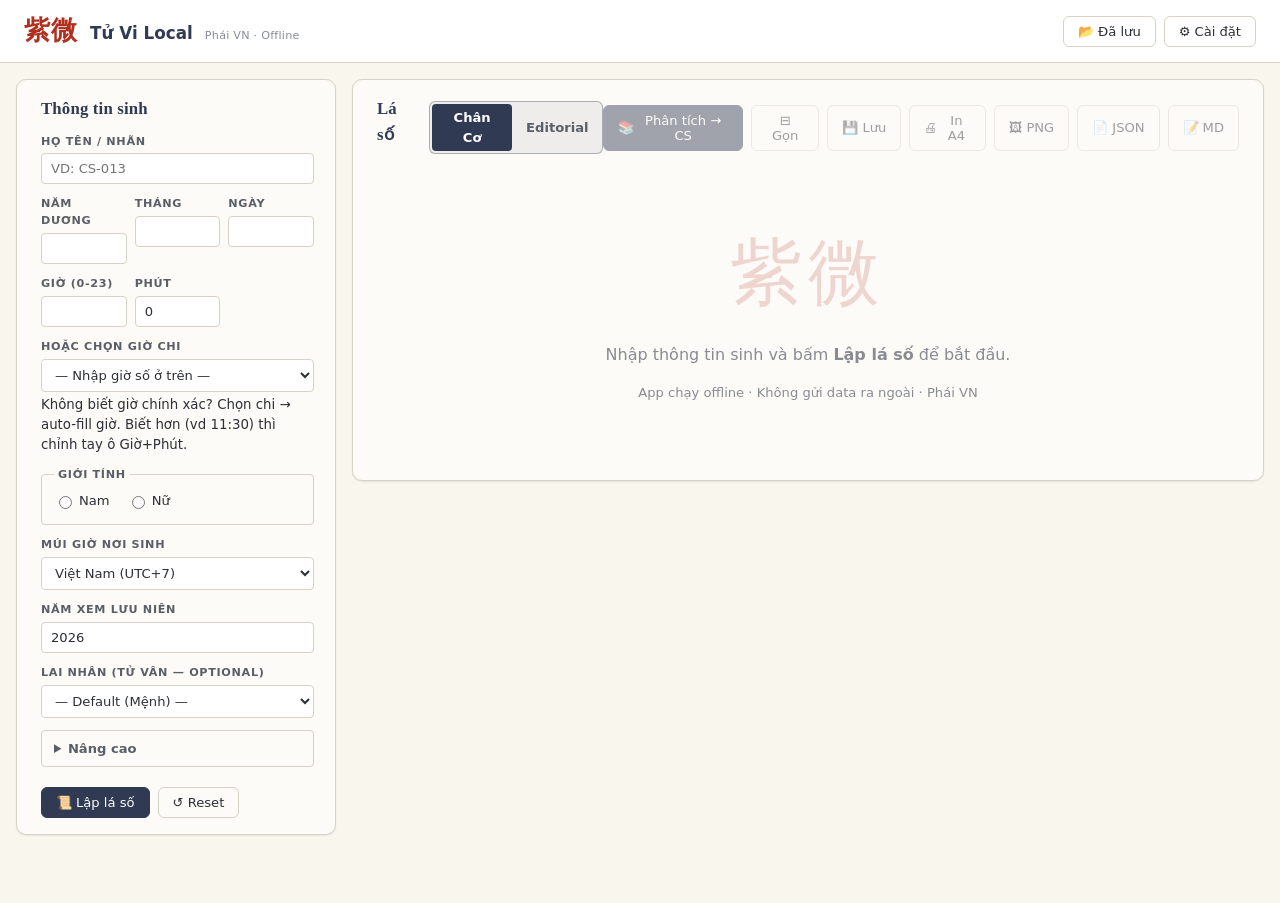
<file: index.html>
<!DOCTYPE html>
<html lang="vi">
<head>
  <meta charset="UTF-8" />
  <meta name="viewport" content="width=device-width, initial-scale=1.0, viewport-fit=cover" />
  <meta name="description" content="Lập lá số Tử Vi phái VN — chạy offline, lưu IndexedDB, xuất PNG/A4/JSON/MD" />
  <meta name="theme-color" content="#303a52" />
  <title>Tử Vi Local — Lập lá số tại nhà</title>
  <link rel="icon" href="data:image/svg+xml,%3Csvg xmlns='http://www.w3.org/2000/svg' viewBox='0 0 32 32'%3E%3Crect width='32' height='32' rx='6' fill='%23303a52'/%3E%3Ctext x='16' y='22' font-family='serif' font-size='18' font-weight='700' fill='%23b03020' text-anchor='middle'%3E紫%3C/text%3E%3C/svg%3E" />
  <link rel="stylesheet" href="css/tokens.css?v=20260616a" />
  <link rel="stylesheet" href="css/ui.css?v=20260616a" />
  <link rel="stylesheet" href="css/chart.css?v=20260616a" />
  <link rel="stylesheet" href="css/safe-area.css?v=20260702a" />
</head>
<body>
  <header class="app-header">
    <div class="brand">
      <span class="brand-mark" aria-hidden="true">紫微</span>
      <span class="brand-name">Tử Vi Local</span>
      <span class="brand-tag">Phái VN · Offline</span>
    </div>
    <div class="header-actions">
      <button id="btn-saved" class="btn btn-ghost" aria-label="Danh sách lá số đã lưu" title="Danh sách lá số đã lưu (Ctrl+L)"><span aria-hidden="true">📂</span> Đã lưu</button>
      <button id="btn-settings" class="btn btn-ghost" aria-label="Tuỳ chọn cài đặt" title="Cài đặt"><span aria-hidden="true">⚙</span> Cài đặt</button>
    </div>
  </header>

  <main class="app-main">
    <!-- Form input -->
    <aside class="panel panel-input">
      <h2 class="panel-title">Thông tin sinh</h2>
      <form id="form-input" class="form-grid">
        <label class="field">
          <span>Họ tên / nhãn</span>
          <input type="text" id="in-name" placeholder="VD: CS-013" maxlength="80" />
        </label>

        <div class="field-row">
          <label class="field">
            <span>Năm dương</span>
            <input type="number" id="in-year" min="1900" max="2100" required />
          </label>
          <label class="field">
            <span>Tháng</span>
            <input type="number" id="in-month" min="1" max="12" required />
          </label>
          <label class="field">
            <span>Ngày</span>
            <input type="number" id="in-day" min="1" max="31" required />
          </label>
        </div>

        <div class="field-row">
          <label class="field">
            <span>Giờ (0-23)</span>
            <input type="number" id="in-hour" min="0" max="23" required />
          </label>
          <label class="field">
            <span>Phút</span>
            <input type="number" id="in-minute" min="0" max="59" value="0" />
          </label>
        </div>

        <label class="field">
          <span>Hoặc chọn giờ chi</span>
          <select id="in-chi-gio">
            <option value="">— Nhập giờ số ở trên —</option>
            <option value="0">Tý sớm · 00:00</option>
            <option value="2">Sửu · 02:00</option>
            <option value="4">Dần · 04:00</option>
            <option value="6">Mão · 06:00</option>
            <option value="8">Thìn · 08:00</option>
            <option value="10">Tỵ · 10:00</option>
            <option value="12">Ngọ · 12:00</option>
            <option value="14">Mùi · 14:00</option>
            <option value="16">Thân · 16:00</option>
            <option value="18">Dậu · 18:00</option>
            <option value="20">Tuất · 20:00</option>
            <option value="22">Hợi · 22:00</option>
            <option value="23">Tý muộn · 23:00</option>
          </select>
          <small class="hint">Không biết giờ chính xác? Chọn chi → auto-fill giờ. Biết hơn (vd 11:30) thì chỉnh tay ô Giờ+Phút.</small>
        </label>

        <fieldset class="field-radio">
          <legend>Giới tính</legend>
          <label><input type="radio" name="gender" value="nam" required /> Nam</label>
          <label><input type="radio" name="gender" value="nu" required /> Nữ</label>
        </fieldset>

        <label class="field">
          <span>Múi giờ nơi sinh</span>
          <select id="in-timezone">
            <option value="7" selected>Việt Nam (UTC+7)</option>
            <option value="8">TQ / HK / Đài Loan / Singapore (+8)</option>
            <option value="9">Nhật / Hàn (+9)</option>
            <option value="10">Úc Đông (Sydney) (+10)</option>
            <option value="5.5">Ấn Độ (+5:30)</option>
            <option value="3">Trung Đông (+3)</option>
            <option value="1">Châu Âu Tây (Paris/Berlin) (+1)</option>
            <option value="2">Châu Âu Đông (+2)</option>
            <option value="0">Anh / GMT (0)</option>
            <option value="-5">US Đông (NY/Boston) (-5)</option>
            <option value="-6">US Trung (Chicago) (-6)</option>
            <option value="-7">US Mountain (-7)</option>
            <option value="-8">US Tây (LA/SF) (-8)</option>
            <option value="-10">Honolulu (-10)</option>
          </select>
        </label>

        <label class="field">
          <span>Năm xem lưu niên</span>
          <input type="number" id="in-year-view" min="1900" max="2100" />
        </label>

        <label class="field">
          <span>Lai Nhân (Tử Vân — optional)</span>
          <select id="in-lai-nhan">
            <option value="">— Default (Mệnh) —</option>
            <option>Mệnh</option><option>Phụ Mẫu</option><option>Phúc Đức</option><option>Điền Trạch</option>
            <option>Quan Lộc</option><option>Nô Bộc</option><option>Thiên Di</option><option>Tật Ách</option>
            <option>Tài Bạch</option><option>Tử Tức</option><option>Phu Thê</option><option>Huynh Đệ</option>
          </select>
        </label>

        <details id="adv-panel" class="adv-panel">
          <summary>Nâng cao</summary>
          <div class="adv-body">
            <label class="field field-check">
              <input type="checkbox" id="in-sinh-doi" />
              <span>Sinh đôi cùng canh giờ</span>
            </label>
            <div id="sinh-doi-opts" class="sinh-doi-opts hidden">
              <label class="field">
                <span>Tên bé sinh trước</span>
                <input type="text" id="in-twin-truoc" placeholder="vd: Bé A" maxlength="60" />
              </label>
              <label class="field">
                <span>Tên bé sinh sau</span>
                <input type="text" id="in-twin-sau" placeholder="vd: Bé B" maxlength="60" />
              </label>
              <p class="adv-hint">
                Lập CẢ 2 lá cùng lúc: bé trước lá gốc, bé sau Mệnh lùi 1 cung (cổ pháp).
                Khác canh giờ → tắt mục này, lập từng bé giờ thật.
              </p>
            </div>
          </div>
        </details>

        <div class="form-actions">
          <button type="submit" class="btn btn-primary"><span aria-hidden="true">📜</span> Lập lá số</button>
          <button type="button" id="btn-form-reset" class="btn btn-ghost" title="Xoá form">↺ Reset</button>
        </div>
      </form>

      <div id="chart-meta" class="chart-meta hidden">
        <h3 class="meta-title">Thông tin lá số</h3>
        <dl id="meta-list"></dl>
      </div>
    </aside>

    <!-- Chart -->
    <section class="panel panel-chart">
      <div class="chart-toolbar">
        <div class="toolbar-lead">
          <h2 class="panel-title">Lá số</h2>
          <div id="twin-switcher" class="twin-switcher hidden" role="group" aria-label="Chuyển giữa 2 lá sinh đôi">
            <button type="button" class="twin-seg active" data-twin="truoc" aria-pressed="true"><span aria-hidden="true">👥</span> Bé trước</button>
            <button type="button" class="twin-seg" data-twin="sau" aria-pressed="false">Bé sau</button>
          </div>
          <div id="theme-switcher" class="theme-switcher" role="group" aria-label="Kiểu bàn lá số">
            <button type="button" class="theme-seg" data-theme="chanco" aria-pressed="true" title="Bàn truyền thống mật độ cao (mặc định)">Chân Cơ</button>
            <button type="button" class="theme-seg" data-theme="editorial" aria-pressed="false" title="Bàn editorial thoáng">Editorial</button>
          </div>
        </div>
        <div class="toolbar-actions">
          <button id="btn-analyze" class="btn btn-primary" disabled aria-label="Phân tích thành Case Study qua Claude" title="Spawn Claude → viết case study v3.0 Trung Châu vào vault"><span aria-hidden="true">📚</span> Phân tích → CS</button>
          <button id="btn-toggle-compact" class="btn btn-ghost" disabled aria-pressed="false" title="Chế độ Gọn — chỉ hiện chính tinh + cát/sát + Hoá">⊟ Gọn</button>
          <button id="btn-save-chart" class="btn btn-ghost" disabled aria-label="Lưu lá số vào IndexedDB" title="Lưu lá số (Ctrl+S)"><span aria-hidden="true">💾</span> Lưu</button>
          <button id="btn-print" class="btn btn-ghost" disabled aria-label="In A4"><span aria-hidden="true">🖨</span> In A4</button>
          <button id="btn-export-png" class="btn btn-ghost" disabled aria-label="Lưu PNG"><span aria-hidden="true">🖼</span> PNG</button>
          <button id="btn-export-json" class="btn btn-ghost" disabled aria-label="Lưu JSON"><span aria-hidden="true">📄</span> JSON</button>
          <button id="btn-export-md" class="btn btn-ghost" disabled aria-label="Lưu Markdown"><span aria-hidden="true">📝</span> MD</button>
        </div>
      </div>

      <div id="chart-container" class="chart-container">
        <div class="chart-empty">
          <div class="chart-empty-mark" aria-hidden="true">紫微</div>
          <p>Nhập thông tin sinh và bấm <strong>Lập lá số</strong> để bắt đầu.</p>
          <p class="hint">App chạy offline · Không gửi data ra ngoài · Phái VN</p>
        </div>
        <div id="chart-loading" class="chart-loading hidden" aria-live="polite" aria-busy="true">
          <div class="loading-spinner" aria-hidden="true"></div>
          <p>Đang lập lá số…</p>
        </div>
      </div>
    </section>
  </main>

  <!-- Modal: Analyze -->
  <div id="modal-analyze" class="modal hidden" role="dialog" aria-modal="true">
    <div class="modal-content">
      <button class="modal-close" id="modal-analyze-close">×</button>
      <h2>📚 Phân tích → Case Study</h2>
      <div id="analyze-body">
        <p>Service sẽ:</p>
        <ol style="font-size: 13px; line-height: 1.7;">
          <li>Spawn Claude với chart JSON + Quy Trình v3.0 (Trung Châu Tam Hợp + Tân Biên VN)</li>
          <li>Claude đọc vault docs + viết case study đầy đủ</li>
          <li>Lưu file vào <code>vault/01-Lộ Trình Học/Case Studies/CS-XXX.md</code></li>
        </ol>
        <p style="margin-top: 12px; font-size: 13px;">
          ⏱ Thường mất 1-3 phút (Claude analysis time).
        </p>
        <label class="field" style="margin-top: 16px;">
          <span>Nhãn case (optional, thay tên thật)</span>
          <input type="text" id="analyze-label" placeholder="vd: ẩn danh, Bạn A, ..." maxlength="60" />
        </label>
        <div class="form-actions" style="margin-top: 16px;">
          <button id="btn-analyze-go" class="btn btn-primary">🚀 Bắt đầu phân tích</button>
          <button id="btn-analyze-cancel" class="btn btn-ghost">Huỷ</button>
        </div>
        <div id="analyze-status" class="hidden" style="margin-top: 16px;"></div>
      </div>
    </div>
  </div>

  <!-- Modal: Cung detail -->
  <div id="modal-cung" class="modal hidden" role="dialog" aria-modal="true">
    <div class="modal-content">
      <button class="modal-close" id="modal-cung-close">×</button>
      <div id="modal-cung-body"></div>
    </div>
  </div>

  <!-- Modal: Saved charts list -->
  <div id="modal-saved" class="modal hidden" role="dialog" aria-modal="true">
    <div class="modal-content modal-wide">
      <button class="modal-close" id="modal-saved-close">×</button>
      <h2>Lá số đã lưu</h2>
      <div id="saved-list"></div>
    </div>
  </div>

  <!-- Modal: Settings -->
  <div id="modal-settings" class="modal hidden" role="dialog" aria-modal="true">
    <div class="modal-content">
      <button class="modal-close" id="modal-settings-close">×</button>
      <h2>Cài đặt</h2>
      <div class="settings-grid">
        <fieldset class="field-radio" style="grid-column:1/-1">
          <legend>Bảng Miếu Vượng</legend>
          <label><input type="radio" name="bangMieuVuong" value="trungchau" checked /> <strong>Trung Châu — Vương Đình Chi ⭐</strong> (Tam Hợp Phái, Nguyễn Anh Vũ dịch 2012 — phái chính thức)</label>
          <br />
          <label><input type="radio" name="bangMieuVuong" value="vn" /> <strong>VN — Vân Đằng Thái Thứ Lang</strong> (Tử Vi Đẩu Số Tân Biên 1956)</label>
          <br />
          <label><input type="radio" name="bangMieuVuong" value="tq" /> <strong>TQ — Tử Vi Đẩu Số Toàn Thư</strong> (Trần Đoàn — bản gốc)</label>
          <p style="font-size:11px;color:var(--color-ink-mute);margin:4px 0 0">
            Phái chính thức: Trung Châu Vương Đình Chi (chốt 2026-05-07). VN + TQ giữ làm reference đối chiếu.
          </p>
        </fieldset>
        <fieldset class="field-radio" style="grid-column:1/-1">
          <legend>Sinh nước ngoài — phái xử lý múi giờ</legend>
          <label><input type="radio" name="foreignSchool" value="vn" checked /> Convert giờ về VN (phái VN — mặc định)</label>
          <br />
          <label><input type="radio" name="foreignSchool" value="local" /> Giữ giờ địa phương (phái Tử Vân Đài Loan)</label>
          <p style="font-size:11px;color:var(--color-ink-mute);margin:4px 0 0">
            Xem chi tiết tại <code>vault/02-Quy Tắc/Trường Hợp Đặc Biệt/Sinh Ngoại Quốc.md</code>
          </p>
        </fieldset>
        <label class="field-row-inline">
          <input type="checkbox" id="st-show-experimental" />
          <span>Hiển thị Tử Vân (Sao chủ Cục, Lai Nhân, Nguyên Thần) — experimental</span>
        </label>
        <label class="field-row-inline">
          <input type="checkbox" id="st-show-vong" checked />
          <span>Hiển thị 3 vòng phụ trợ (Thái Tuế, Bác Sĩ, Trường Sinh)</span>
        </label>
        <label class="field-row-inline">
          <input type="checkbox" id="st-show-luu" checked />
          <span>Hiển thị sao lưu năm xem</span>
        </label>
      </div>
    </div>
  </div>

  <script src="js/native.js"></script>
  <script type="module" src="js/main.js?v=20260702b"></script>
</body>
</html>
</file>
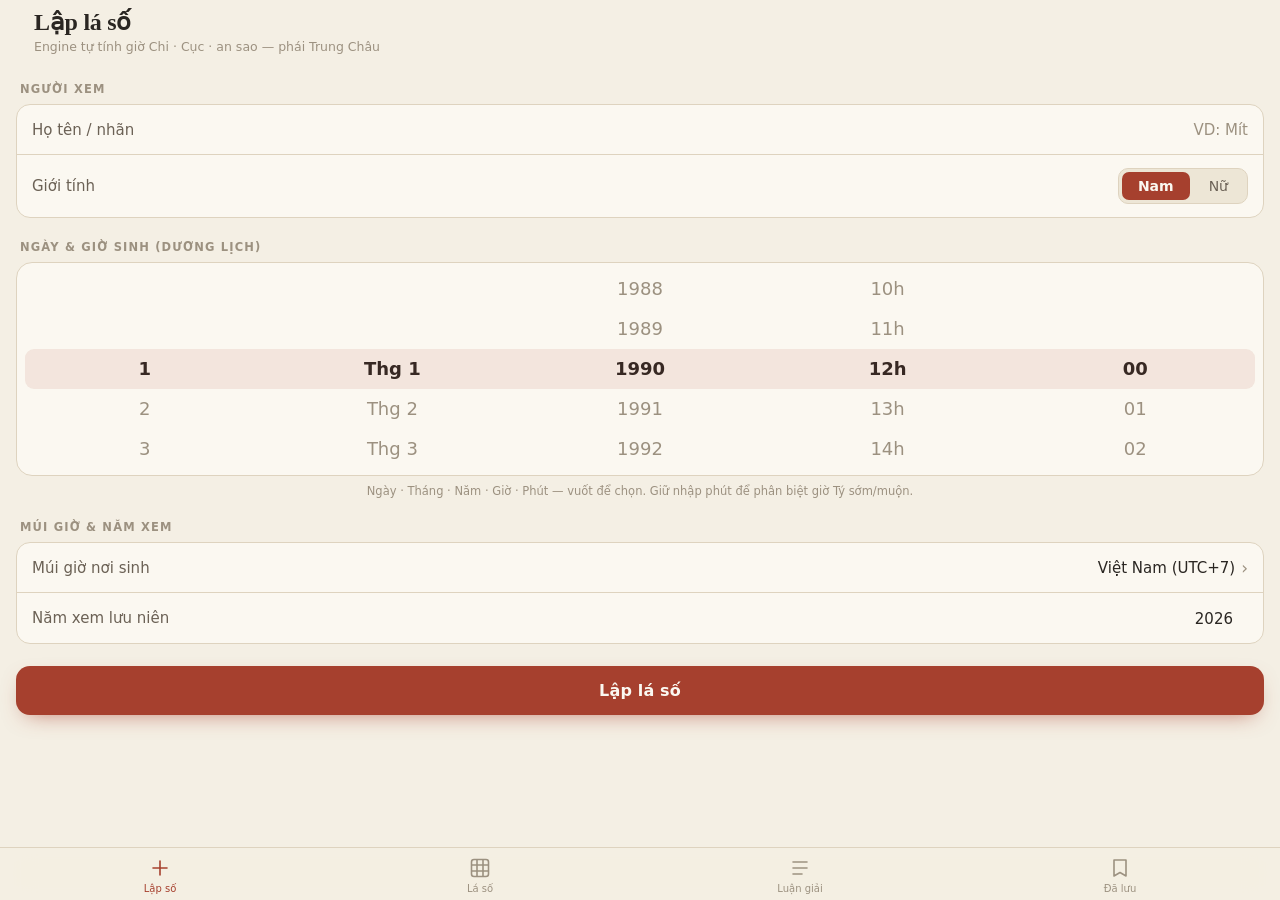
<file: app.html>
<!DOCTYPE html>
<html lang="vi">
<head>
  <meta charset="UTF-8">
  <meta name="viewport" content="width=device-width, initial-scale=1, viewport-fit=cover, maximum-scale=1">
  <meta name="theme-color" content="#F4EFE4" media="(prefers-color-scheme: light)">
  <meta name="theme-color" content="#14110E" media="(prefers-color-scheme: dark)">
  <title>Tử Vi - Tri Mệnh</title>
  <link rel="stylesheet" href="css/chart.css">
  <link rel="stylesheet" href="css/app.css">
</head>
<body>
  <div class="app">
    <div class="views">

      <!-- ===== Lập lá số ===== -->
      <section class="view active" id="view-input" aria-label="Lập lá số">
        <div class="scroll">
          <div class="lt"><h1>Lập lá số</h1><p>Engine tự tính giờ Chi · Cục · an sao — phái Trung Châu</p></div>

          <div class="glabel">Người xem</div>
          <div class="group">
            <div class="grow"><span class="lbl">Họ tên / nhãn</span><span class="field"><input type="text" id="f-ten" placeholder="VD: Mít" autocomplete="off"></span></div>
            <div class="grow"><span class="lbl">Giới tính</span><span class="field"><span class="seg" id="f-gioi"><button type="button" data-v="nam" aria-pressed="true">Nam</button><button type="button" data-v="nu" aria-pressed="false">Nữ</button></span></span></div>
          </div>

          <div class="glabel">Ngày &amp; giờ sinh (dương lịch)</div>
          <div class="wheel" id="picker">
            <div class="wheel-band"></div>
            <div class="wheel-cols">
              <div class="wcol" id="w-ngay" data-unit="ngay"></div>
              <div class="wcol" id="w-thang" data-unit="thang"></div>
              <div class="wcol" id="w-nam" data-unit="nam"></div>
              <div class="wcol" id="w-gio" data-unit="gio"></div>
              <div class="wcol" id="w-phut" data-unit="phut"></div>
            </div>
          </div>
          <p class="wheel-hint">Ngày · Tháng · Năm · Giờ · Phút — vuốt để chọn. Giữ nhập phút để phân biệt giờ Tý sớm/muộn.</p>

          <div class="glabel">Múi giờ &amp; năm xem</div>
          <div class="group">
            <div class="grow tappable" id="f-tz"><span class="lbl">Múi giờ nơi sinh</span><span class="field"><span class="val" id="f-tz-val">Việt Nam (UTC+7)<span class="chev">›</span></span></span></div>
            <div class="grow"><span class="lbl">Năm xem lưu niên</span><span class="field"><input type="number" id="f-namxem" inputmode="numeric" placeholder="2026"></span></div>
          </div>

          <div style="margin-top:22px"><button class="btn btn-primary" id="btn-build">Lập lá số</button></div>
          <div style="height:8px"></div>
        </div>
      </section>

      <!-- ===== Lá số (bàn A4 đầy đủ, pinch-zoom) ===== -->
      <section class="view" id="view-chart" aria-label="Lá số">
        <div class="lt" id="chart-title"><h1>Lá số</h1><p>Chưa có lá số</p></div>
        <div class="modebar" id="modebar" hidden>
          <span class="zoom-hint">Chụm 2 ngón để phóng to · kéo để di chuyển</span>
          <button type="button" class="save-btn" id="btn-fit">⤢ Vừa khít</button>
          <button type="button" class="save-btn" id="btn-save"><span>☆</span> Lưu</button>
        </div>
        <div class="empty" id="chart-empty">
          <div class="mark">紫微</div>
          <p>Chưa có lá số. Sang tab <b>Lập số</b> để tạo một lá số mới.</p>
        </div>
        <div class="chart-host" id="chart-host" hidden>
          <div class="chart-stage" id="chart-stage"><div id="chart-container" class="chart-container"></div></div>
        </div>
        <div class="chart-tools" id="chart-tools" hidden>
          <button class="btn-ghost" id="btn-share-png" style="flex:1;border-radius:12px">Lưu ảnh</button>
        </div>
      </section>

      <!-- ===== Luận giải (placeholder M3) ===== -->
      <section class="view" id="view-luan" aria-label="Luận giải">
        <div class="scroll">
          <div class="lt"><h1>Luận giải</h1><p>Sắp có — luận giải AI phái Trung Châu</p></div>
          <div class="empty"><div class="mark">解</div><p>Tính năng luận giải AI sẽ mở ở bước tiếp theo. Lập lá số trước đã nhé.</p></div>
        </div>
      </section>

      <!-- ===== Đã lưu (placeholder) ===== -->
      <section class="view" id="view-saved" aria-label="Đã lưu">
        <div class="scroll">
          <div class="lt"><h1>Đã lưu</h1><p>Các lá số bạn đã lưu trên máy</p></div>
          <div class="empty" id="saved-empty"><div class="mark">簿</div><p>Chưa có lá số nào được lưu.</p></div>
          <div id="saved-list"></div>
        </div>
      </section>

    </div>

    <nav class="tabbar" role="tablist">
      <button class="tab" role="tab" data-view="view-input" aria-selected="true">
        <svg class="ic" viewBox="0 0 24 24" fill="none" stroke="currentColor" stroke-width="1.6" stroke-linecap="round"><path d="M12 5v14M5 12h14"/></svg>Lập số</button>
      <button class="tab" role="tab" data-view="view-chart" aria-selected="false">
        <svg class="ic" viewBox="0 0 24 24" fill="none" stroke="currentColor" stroke-width="1.6"><rect x="3.5" y="3.5" width="17" height="17" rx="2.5"/><path d="M3.5 9h17M3.5 15h17M9 3.5v17M15 3.5v17"/></svg>Lá số</button>
      <button class="tab" role="tab" data-view="view-luan" aria-selected="false">
        <svg class="ic" viewBox="0 0 24 24" fill="none" stroke="currentColor" stroke-width="1.6" stroke-linecap="round"><path d="M5 6h14M5 12h14M5 18h9"/></svg>Luận giải</button>
      <button class="tab" role="tab" data-view="view-saved" aria-selected="false">
        <svg class="ic" viewBox="0 0 24 24" fill="none" stroke="currentColor" stroke-width="1.6" stroke-linejoin="round"><path d="M6 4h12v16l-6-3.5L6 20z"/></svg>Đã lưu</button>
    </nav>
  </div>

  <script src="js/native.js"></script>
  <script type="module" src="js/app.js"></script>
</body>
</html>
</file>
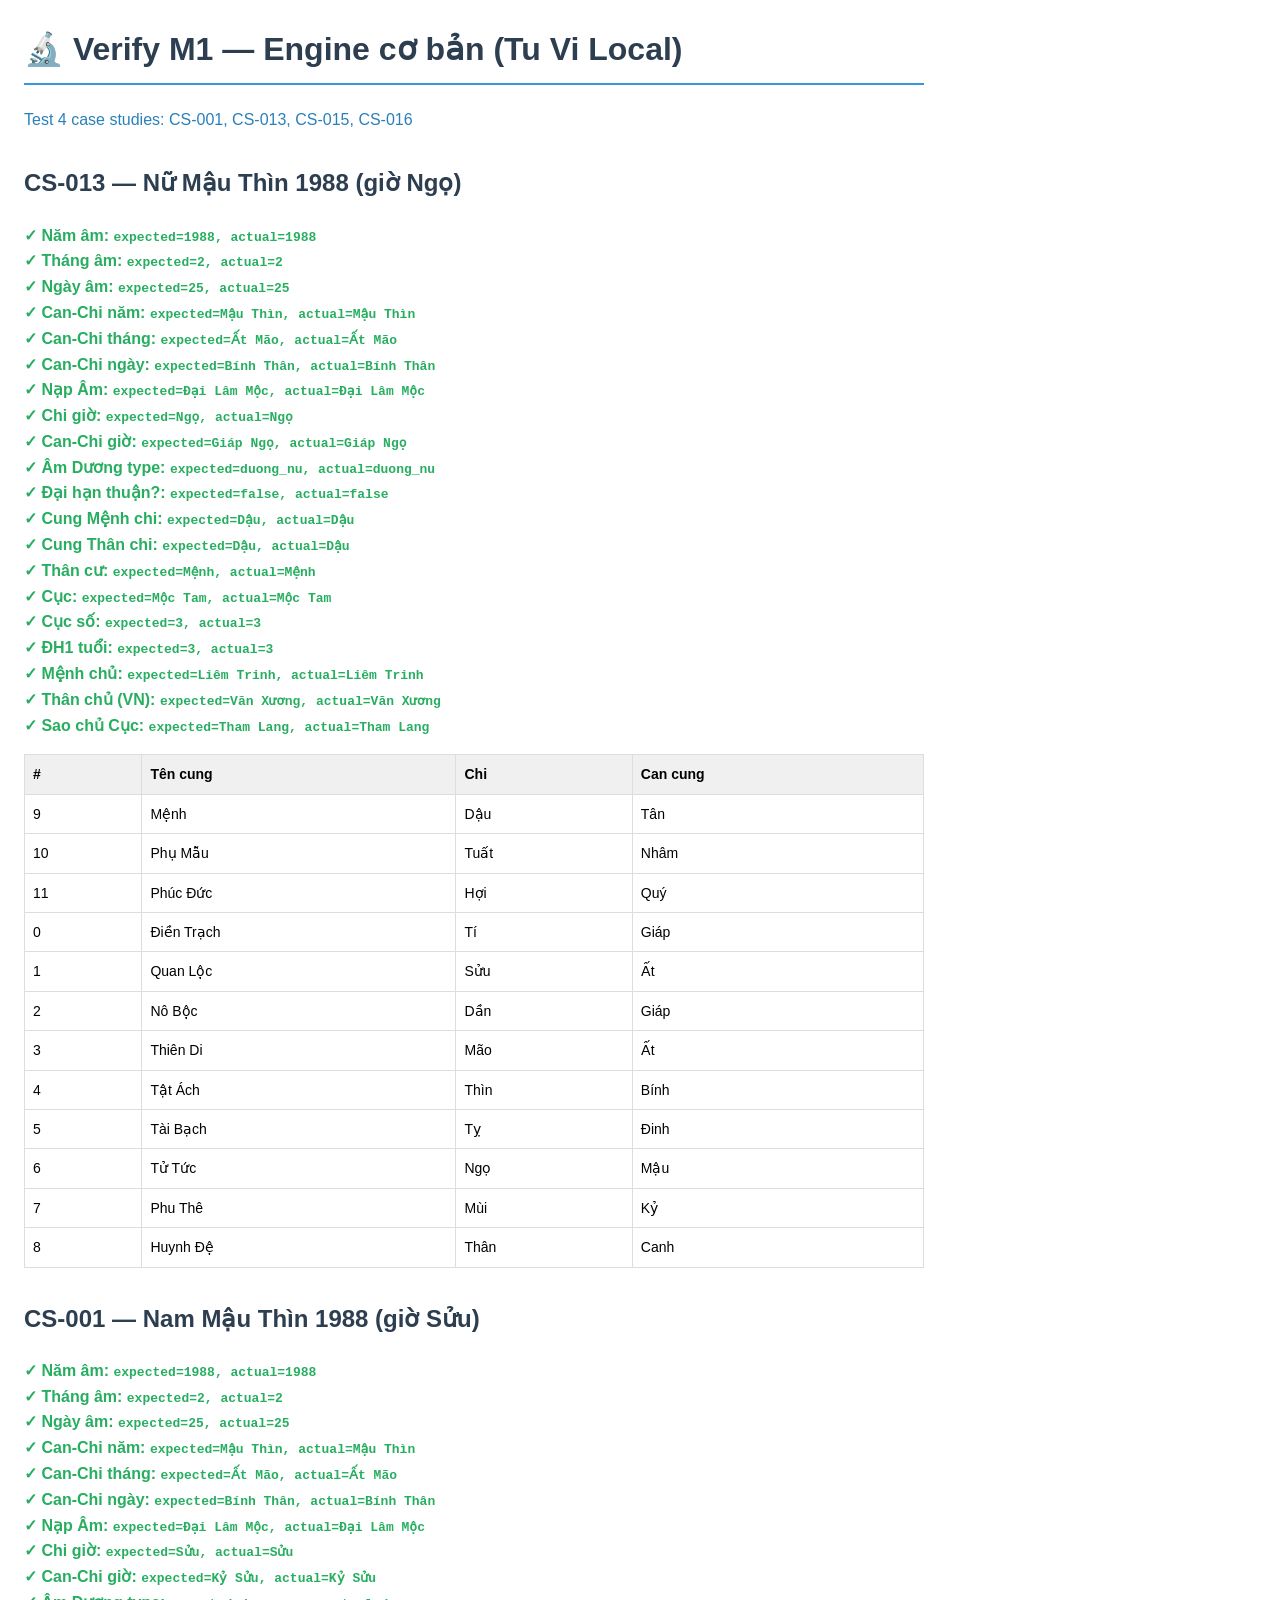
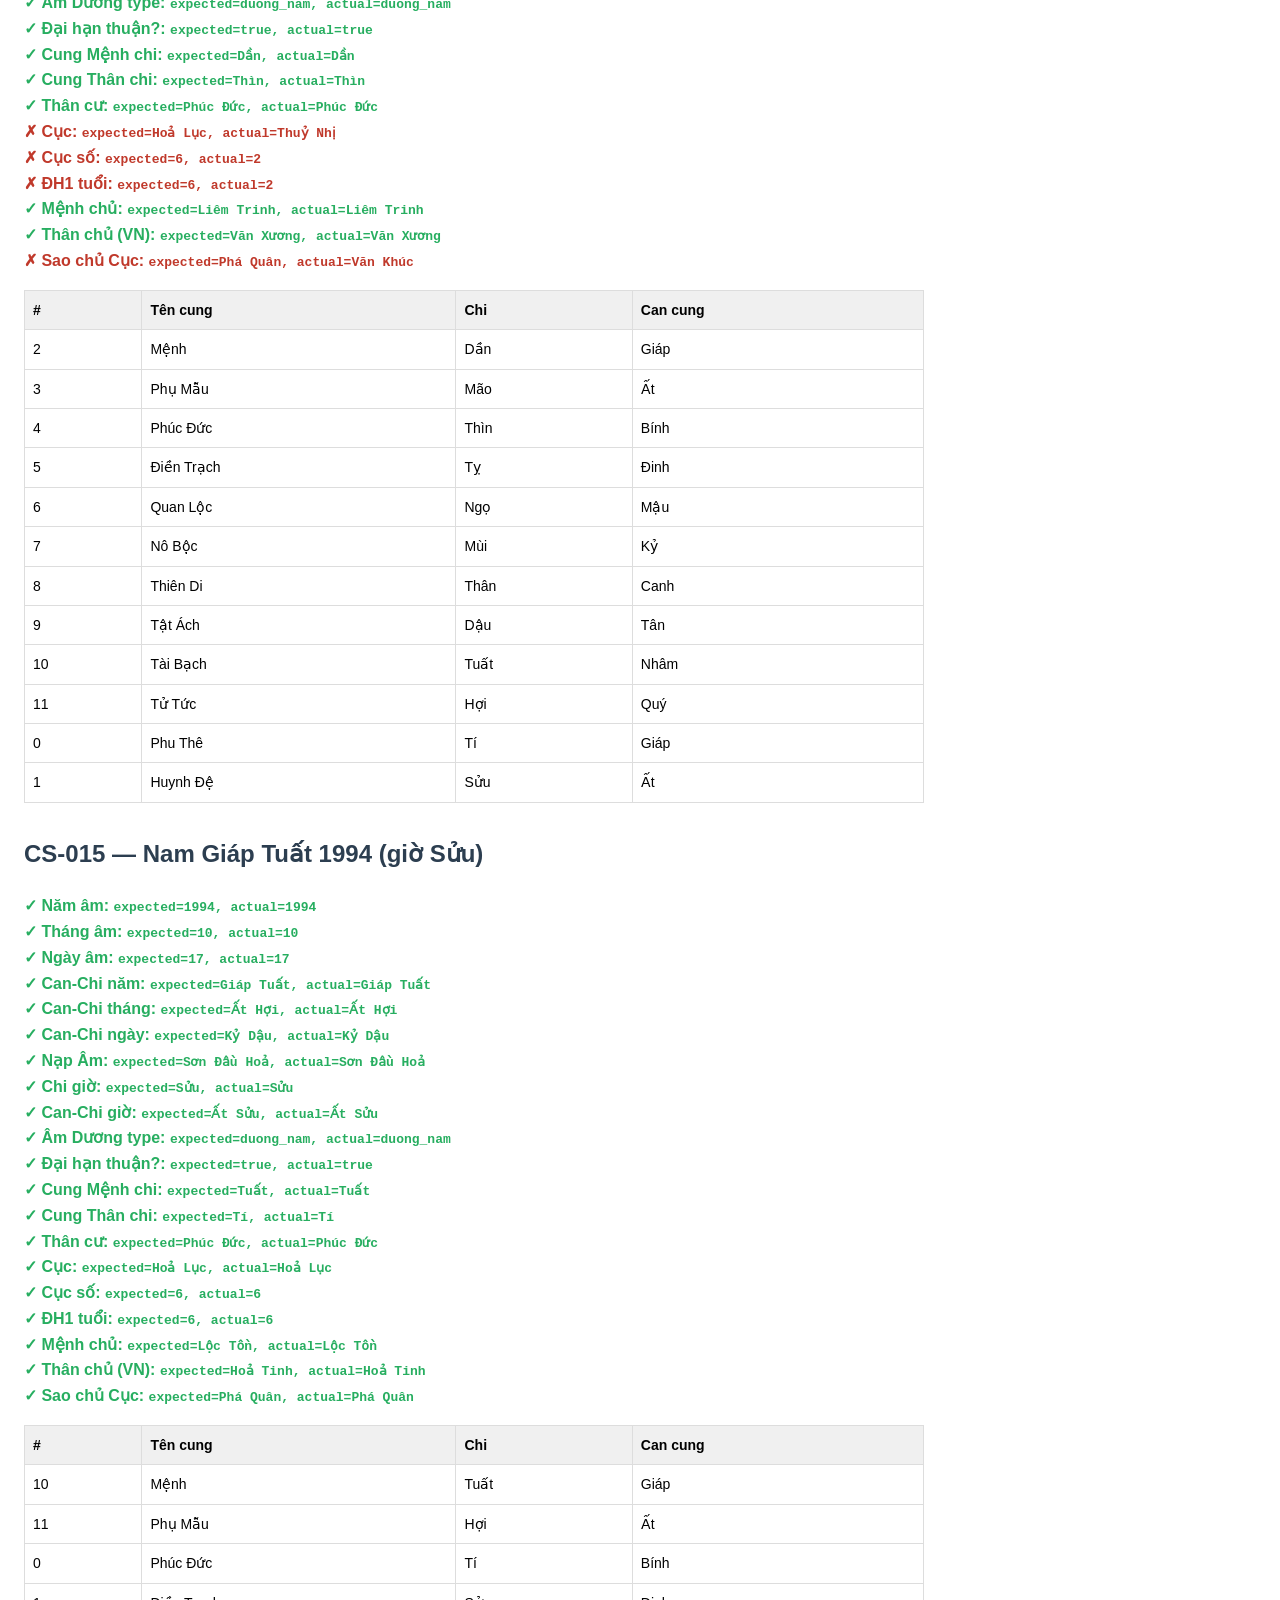
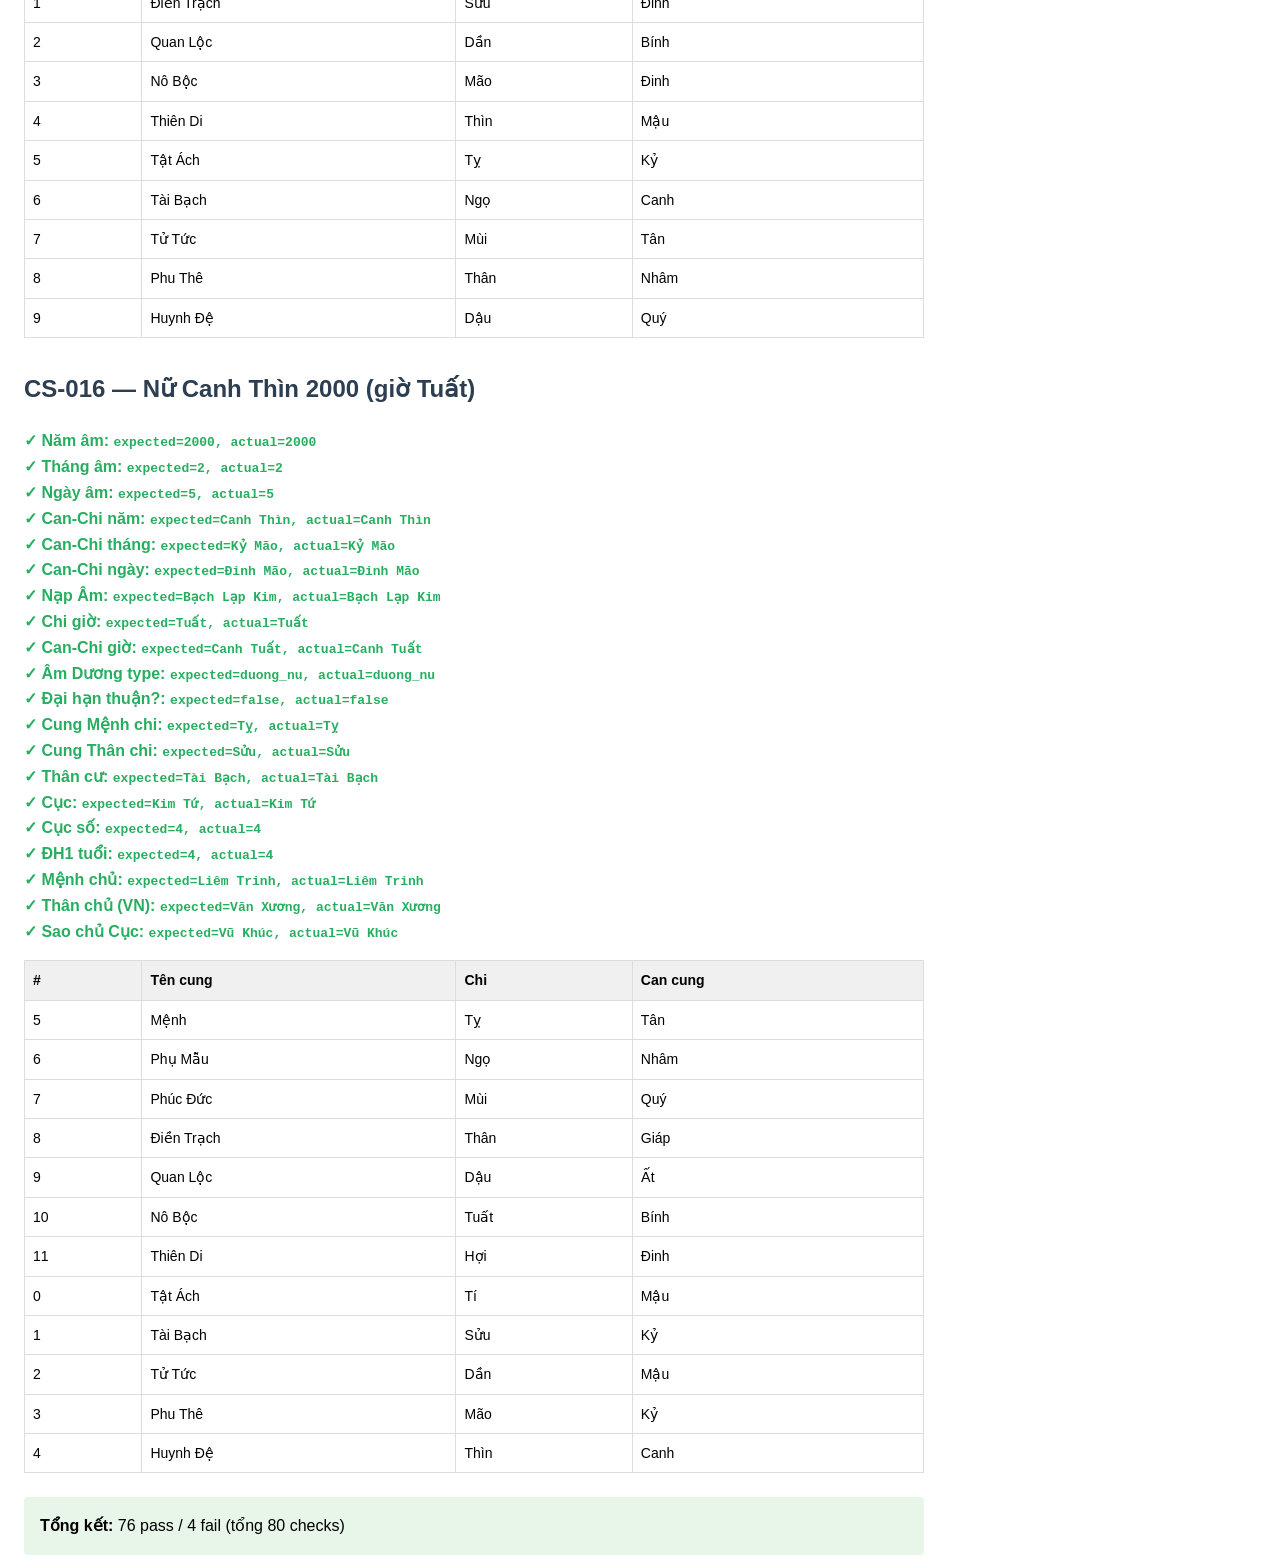
<file: tests/verify_m1.html>
<!DOCTYPE html>
<html lang="vi">
<head>
  <meta charset="UTF-8" />
  <title>Verify M1 — Tu Vi Local</title>
  <style>
    body { font-family: -apple-system, sans-serif; margin: 24px; max-width: 900px; line-height: 1.6; }
    h1 { color: #2c3e50; border-bottom: 2px solid #3498db; padding-bottom: 8px; }
    h2 { color: #2c3e50; margin-top: 32px; }
    pre { background: #f4f4f4; padding: 12px; border-radius: 4px; overflow-x: auto; font-size: 13px; }
    .pass { color: #27ae60; font-weight: bold; }
    .fail { color: #c0392b; font-weight: bold; }
    .info { color: #2980b9; }
    table { border-collapse: collapse; width: 100%; margin: 16px 0; font-size: 14px; }
    th, td { border: 1px solid #ddd; padding: 8px; text-align: left; }
    th { background: #f0f0f0; }
    .summary { background: #e8f5e9; padding: 16px; border-radius: 4px; margin: 24px 0; }
  </style>
</head>
<body>
  <h1>🔬 Verify M1 — Engine cơ bản (Tu Vi Local)</h1>
  <p class="info">Test 4 case studies: CS-001, CS-013, CS-015, CS-016</p>

  <div id="output"></div>

  <script type="module">
    import { duongToAm, tinhChiGio, tinhCanChiGio, tinhCanChiThang, tinhAmDuongType, isDaiHanThuan } from '../js/lunar.js';
    import { anCungMenh, anCungThan, an12Cung, anCanCung, tinhThanCu } from '../js/cung.js';
    import { anCuc, getCucInfo, getSaoChuCuc, getMenhChu, getThanChu } from '../js/menh_than_cuc.js';
    import { CHI } from '../js/data.js';

    const out = document.getElementById('output');
    let passCount = 0, failCount = 0;

    function log(html) { out.insertAdjacentHTML('beforeend', html); }
    function check(label, expected, actual) {
      const pass = expected === actual;
      if (pass) passCount++; else failCount++;
      const cls = pass ? 'pass' : 'fail';
      const sym = pass ? '✓' : '✗';
      log(`<div class="${cls}">${sym} ${label}: <code>expected=${expected}, actual=${actual}</code></div>`);
    }

    function runCase(testName, input, expected) {
      log(`<h2>${testName}</h2>`);
      try {
        // Lịch pháp
        const lich = duongToAm(input);
        check("Năm âm", expected.amNam, lich.am.nam);
        check("Tháng âm", expected.amThang, lich.am.thang);
        check("Ngày âm", expected.amNgay, lich.am.ngay);
        check("Can-Chi năm", expected.canChiNam, `${lich.canChi.nam.can} ${lich.canChi.nam.chi}`);
        check("Can-Chi tháng", expected.canChiThang, `${lich.canChi.thang.can} ${lich.canChi.thang.chi}`);
        check("Can-Chi ngày", expected.canChiNgay, `${lich.canChi.ngay.can} ${lich.canChi.ngay.chi}`);
        check("Nạp Âm", expected.napAm, lich.napAm);

        // Giờ
        const chiGio = tinhChiGio(input.gio, input.phut);
        check("Chi giờ", expected.chiGio, chiGio);
        const canChiGio = tinhCanChiGio(lich.canChi.ngay.can, chiGio);
        check("Can-Chi giờ", expected.canChiGio, `${canChiGio.can} ${canChiGio.chi}`);

        // Âm Dương
        const amDuongType = tinhAmDuongType(lich.canChi.nam.can, input.gioiTinh);
        check("Âm Dương type", expected.amDuongType, amDuongType);
        const isThuan = isDaiHanThuan(lich.canChi.nam.can, input.gioiTinh);
        check("Đại hạn thuận?", expected.isThuan, isThuan);

        // 12 cung
        const cungMenhChi = anCungMenh(lich.am.thang, chiGio);
        check("Cung Mệnh chi", expected.menhChi, CHI[cungMenhChi]);
        const cungThanChi = anCungThan(lich.am.thang, chiGio);
        check("Cung Thân chi", expected.thanChi, CHI[cungThanChi]);
        const thanCu = tinhThanCu(cungMenhChi, cungThanChi);
        check("Thân cư", expected.thanCu, thanCu);

        // Cục
        const cuc = anCuc(lich.canChi.nam.can, CHI[cungMenhChi]);
        check("Cục", expected.cuc, cuc);
        const cucInfo = getCucInfo(cuc);
        check("Cục số", expected.cucSo, cucInfo.so);
        check("ĐH1 tuổi", expected.dh1, cucInfo.dh1);

        // Mệnh chủ + Thân chủ
        const menhChu = getMenhChu(lich.canChi.nam.chi);
        check("Mệnh chủ", expected.menhChu, menhChu);
        const thanChuVN = getThanChu(lich.canChi.nam.chi, "vn");
        check("Thân chủ (VN)", expected.thanChuVN, thanChuVN);

        // Sao chủ Cục (Tử Vân)
        const saoChuCuc = getSaoChuCuc(cuc);
        check("Sao chủ Cục", expected.saoChuCuc, saoChuCuc);

        // 12 cung table
        const cung12 = an12Cung(cungMenhChi);
        const canCung = anCanCung(lich.canChi.nam.can);
        let tableHtml = '<table><tr><th>#</th><th>Tên cung</th><th>Chi</th><th>Can cung</th></tr>';
        for (const c of cung12) {
          tableHtml += `<tr><td>${c.chiIdx}</td><td>${c.tenCung}</td><td>${c.chi}</td><td>${canCung[c.chiIdx]}</td></tr>`;
        }
        tableHtml += '</table>';
        log(tableHtml);

      } catch (e) {
        log(`<div class="fail">✗ ERROR: ${e.message}</div>`);
        failCount++;
      }
    }

    // ============================================================
    // CS-013: Nữ Mậu Thìn 1988, sinh 11/4/1988, giờ Ngọ (11:25)
    // ============================================================
    runCase("CS-013 — Nữ Mậu Thìn 1988 (giờ Ngọ)", {
      nam: 1988, thang: 4, ngay: 11, gio: 11, phut: 25,
      gioiTinh: "nu",
    }, {
      amNam: 1988, amThang: 2, amNgay: 25,
      canChiNam: "Mậu Thìn", canChiThang: "Ất Mão", canChiNgay: "Bính Thân",
      napAm: "Đại Lâm Mộc",
      chiGio: "Ngọ",
      canChiGio: "Giáp Ngọ",
      amDuongType: "duong_nu",
      isThuan: false,  // Dương Nữ → nghịch
      menhChi: "Dậu",
      thanChi: "Dậu",  // giờ Ngọ + Mệnh Dậu → Thân cũng Dậu (Thân cư Mệnh)
      thanCu: "Mệnh",
      cuc: "Mộc Tam",
      cucSo: 3,
      dh1: 3,
      menhChu: "Liêm Trinh",   // Chi Thìn
      thanChuVN: "Văn Xương",  // Chi Thìn VN
      saoChuCuc: "Tham Lang",  // Mộc Tam
    });

    // ============================================================
    // CS-001: Nam Mậu Thìn 1988, sinh 11/4/1988, giờ Sửu (1:30)
    // ============================================================
    runCase("CS-001 — Nam Mậu Thìn 1988 (giờ Sửu)", {
      nam: 1988, thang: 4, ngay: 11, gio: 1, phut: 30,
      gioiTinh: "nam",
    }, {
      amNam: 1988, amThang: 2, amNgay: 25,
      canChiNam: "Mậu Thìn", canChiThang: "Ất Mão", canChiNgay: "Bính Thân",
      napAm: "Đại Lâm Mộc",
      chiGio: "Sửu",
      canChiGio: "Kỷ Sửu",  // Bính ngày → Mậu Tí khởi → Sửu = Kỷ Sửu
      amDuongType: "duong_nam",
      isThuan: true,
      menhChi: "Dần",  // (Mão chi 3 - Sửu chi 1 + 12) % 12 = 2 = Dần
      thanChi: "Thìn", // (3 + 1) = 4 = Thìn
      thanCu: "Phúc Đức",  // khoảng cách 2 → Phúc Đức
      cuc: "Hoả Lục",  // Mậu Quý + Dần Mão → Hoả Lục
      cucSo: 6,
      dh1: 6,
      menhChu: "Liêm Trinh",
      thanChuVN: "Văn Xương",
      saoChuCuc: "Phá Quân",  // Hoả Lục
    });

    // ============================================================
    // CS-015: Nam Giáp Tuất 1994, sinh 19/11/1994, giờ Sửu (2:00)
    // ============================================================
    runCase("CS-015 — Nam Giáp Tuất 1994 (giờ Sửu)", {
      nam: 1994, thang: 11, ngay: 19, gio: 2, phut: 0,
      gioiTinh: "nam",
    }, {
      amNam: 1994, amThang: 10, amNgay: 17,
      canChiNam: "Giáp Tuất", canChiThang: "Ất Hợi", canChiNgay: "Kỷ Dậu",
      napAm: "Sơn Đầu Hoả",
      chiGio: "Sửu",
      canChiGio: "Ất Sửu",  // Kỷ ngày → Giáp Tí khởi → Sửu = Ất Sửu
      amDuongType: "duong_nam",
      isThuan: true,
      menhChi: "Tuất",   // cung tháng 10 = (Dần + 9) % 12 = 11 = Hợi; (11 - Sửu_1 + 12) % 12 = 10 = Tuất
      thanChi: "Tí",     // (11 + 1) = 12 = 0 = Tí
      thanCu: "Phúc Đức",
      cuc: "Hoả Lục",  // Giáp Kỷ + Tuất Hợi → Hoả Lục
      cucSo: 6,
      dh1: 6,
      menhChu: "Lộc Tồn",   // Chi Tuất
      thanChuVN: "Hoả Tinh", // Chi Tuất VN (đảo TQ Văn Xương)
      saoChuCuc: "Phá Quân",
    });

    // ============================================================
    // CS-016: Nữ Canh Thìn 2000, sinh 10/3/2000, giờ Tuất (19:45)
    // ============================================================
    runCase("CS-016 — Nữ Canh Thìn 2000 (giờ Tuất)", {
      nam: 2000, thang: 3, ngay: 10, gio: 19, phut: 45,
      gioiTinh: "nu",
    }, {
      amNam: 2000, amThang: 2, amNgay: 5,
      canChiNam: "Canh Thìn", canChiThang: "Kỷ Mão", canChiNgay: "Đinh Mão",
      napAm: "Bạch Lạp Kim",
      chiGio: "Tuất",
      canChiGio: "Canh Tuất",  // Đinh ngày → Canh Tí → Tuất = Canh Tuất
      amDuongType: "duong_nu",
      isThuan: false,  // Dương Nữ → nghịch
      menhChi: "Tỵ",   // cung tháng 2 = Mão (chi 3); (3 - Tuất_10 + 12) % 12 = 5 = Tỵ
      thanChi: "Sửu",  // (3 + 10) % 12 = 13 % 12 = 1 = Sửu
      thanCu: "Tài Bạch",  // khoảng cách 8
      cuc: "Kim Tứ",   // Ất Canh + Thìn Tỵ → Kim Tứ
      cucSo: 4,
      dh1: 4,
      menhChu: "Liêm Trinh",   // Chi Thìn
      thanChuVN: "Văn Xương",  // Chi Thìn VN
      saoChuCuc: "Vũ Khúc",
    });

    // Summary
    log(`<div class="summary"><strong>Tổng kết:</strong> ${passCount} pass / ${failCount} fail (tổng ${passCount + failCount} checks)</div>`);
  </script>
</body>
</html>
</file>
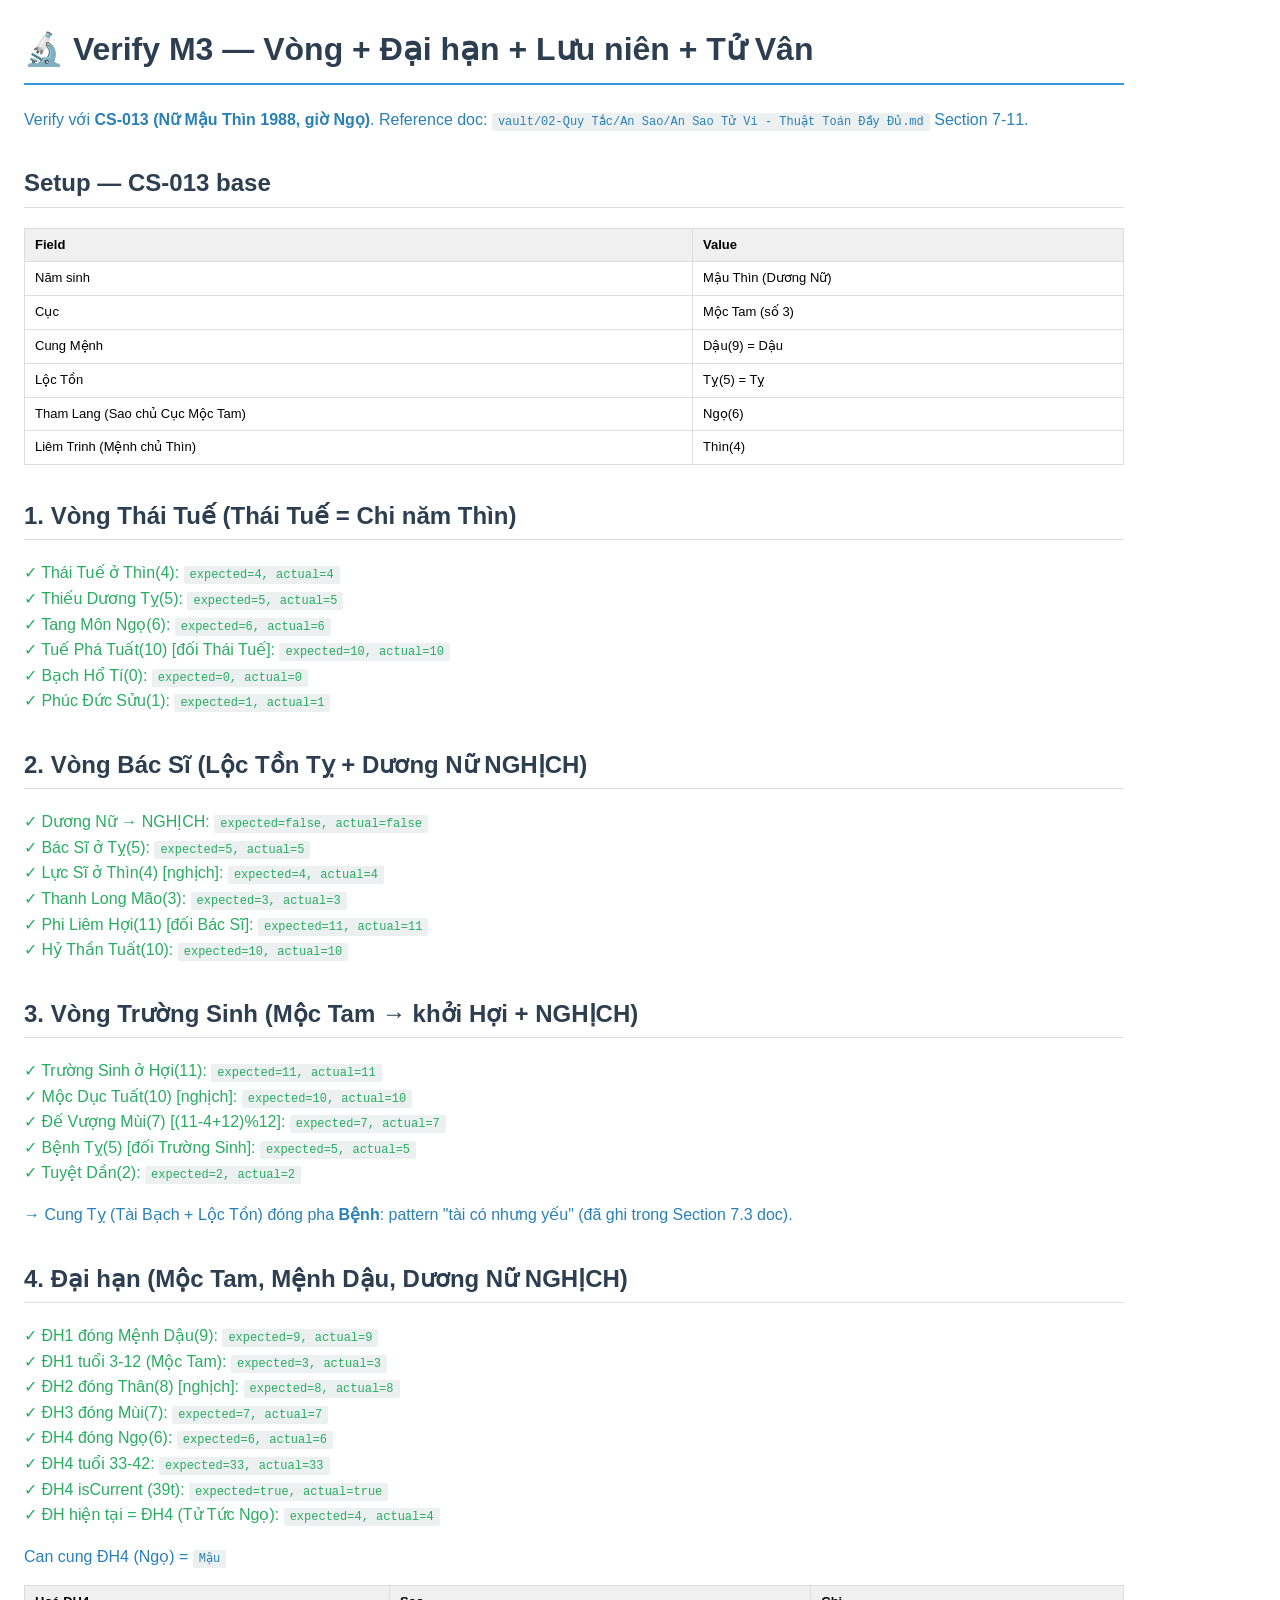
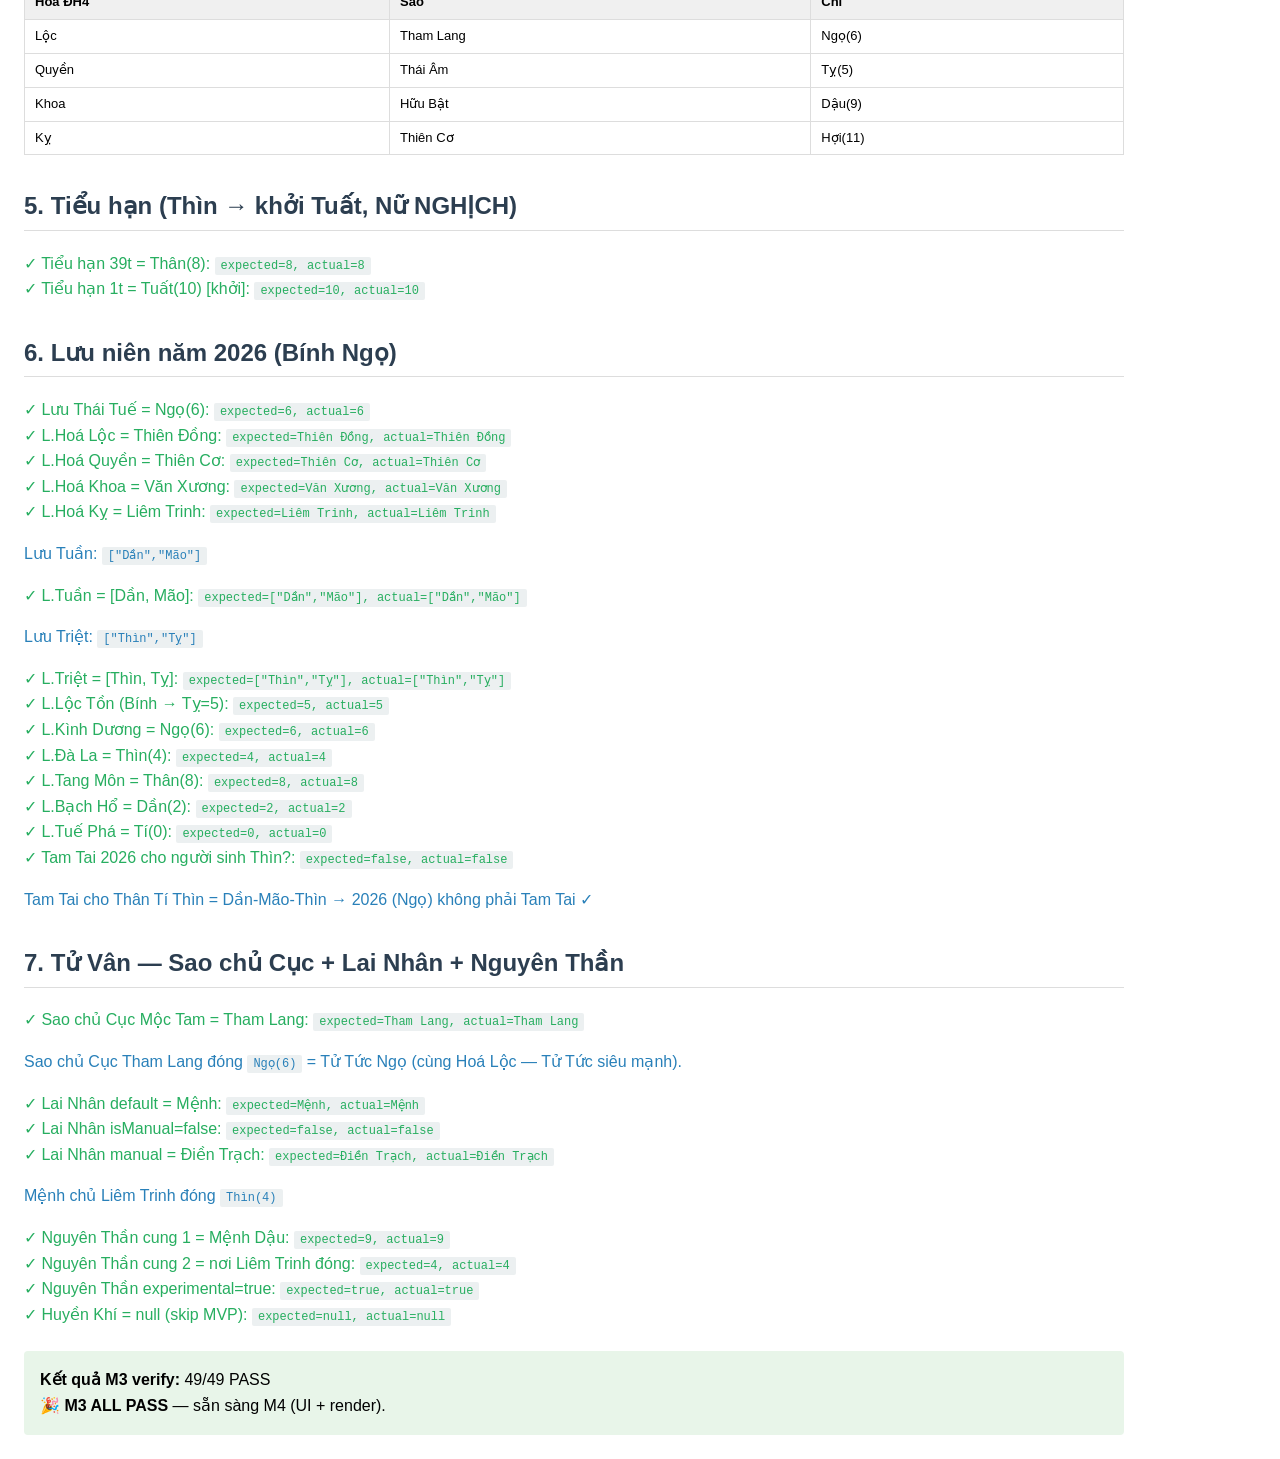
<file: tests/verify_m3.html>
<!DOCTYPE html>
<html lang="vi">
<head>
  <meta charset="UTF-8" />
  <title>Verify M3 — Tu Vi Local</title>
  <style>
    body { font-family: -apple-system, sans-serif; margin: 24px; max-width: 1100px; line-height: 1.6; }
    h1 { color: #2c3e50; border-bottom: 2px solid #3498db; padding-bottom: 8px; }
    h2 { color: #2c3e50; margin-top: 32px; border-bottom: 1px solid #ddd; padding-bottom: 4px; }
    h3 { color: #34495e; margin-top: 20px; }
    pre { background: #f4f4f4; padding: 12px; border-radius: 4px; overflow-x: auto; font-size: 13px; }
    .pass { color: #27ae60; }
    .fail { color: #c0392b; font-weight: bold; }
    .info { color: #2980b9; }
    .warn { color: #d35400; }
    table { border-collapse: collapse; width: 100%; margin: 12px 0; font-size: 13px; }
    th, td { border: 1px solid #ddd; padding: 6px 10px; text-align: left; }
    th { background: #f0f0f0; }
    .summary { background: #e8f5e9; padding: 16px; border-radius: 4px; margin: 24px 0; font-size: 16px; }
    .fail-summary { background: #ffebee; }
    code { background: #ecf0f1; padding: 2px 6px; border-radius: 2px; font-size: 12px; }
  </style>
</head>
<body>
  <h1>🔬 Verify M3 — Vòng + Đại hạn + Lưu niên + Tử Vân</h1>
  <p class="info">Verify với <strong>CS-013 (Nữ Mậu Thìn 1988, giờ Ngọ)</strong>. Reference doc: <code>vault/02-Quy Tắc/An Sao/An Sao Tử Vi - Thuật Toán Đầy Đủ.md</code> Section 7-11.</p>

  <div id="output"></div>

  <script type="module">
    import { duongToAm, tinhChiGio, tinhCanChiGio } from '../js/lunar.js';
    import { anCungMenh, anCungThan, an12Cung, anCanCung, tinhThanCu } from '../js/cung.js';
    import { anCuc, getCucInfo } from '../js/menh_than_cuc.js';
    import { an14ChinhTinh } from '../js/chinh_tinh.js';
    import { anToanBoPhuTinh } from '../js/phu_tinh.js';
    import {
      anVongThaiTue, anVongBacSi, anVongTruongSinh, isVongThuan
    } from '../js/vong.js';
    import {
      anDaiHan, timDaiHanHienTai, anTieuHan, anTuHoaDaiHan
    } from '../js/dai_han.js';
    import {
      anLuuTuHoa, anLuuTuanTriet, anSaoLuu, isTamTaiYear, anLuuNien
    } from '../js/luu_nien.js';
    import { anSaoChuCuc, getLaiNhanCung, anNguyenThan, anTuVanFull } from '../js/tu_van.js';
    import { CHI, CHI_INDEX, LOC_TON } from '../js/data.js';

    const out = document.getElementById('output');
    let passCount = 0, failCount = 0;

    const log = (h) => out.insertAdjacentHTML('beforeend', h);
    const chiName = (i) => CHI[i] + `(${i})`;

    function check(label, expected, actual) {
      const pass = expected === actual;
      if (pass) passCount++; else failCount++;
      const sym = pass ? '✓' : '✗';
      const cls = pass ? 'pass' : 'fail';
      log(`<div class="${cls}">${sym} ${label}: <code>expected=${expected}, actual=${actual}</code></div>`);
    }

    // ============================================================
    // Setup CS-013 base data
    // ============================================================
    log(`<h2>Setup — CS-013 base</h2>`);

    const input = {
      nam: 1988, thang: 4, ngay: 11, gio: 11, phut: 25,
      gioiTinh: 'nu',
    };

    const lich = duongToAm(input);
    const chiGio = tinhChiGio(input.gio, input.phut);
    const canChiGio = tinhCanChiGio(lich.canChi.ngay.can, chiGio);
    const canNam = lich.canChi.nam.can;     // Mậu
    const chiNam = lich.canChi.nam.chi;     // Thìn
    const thangAm = lich.am.thang;          // 2
    const ngayAm = lich.am.ngay;            // 25

    const cungMenhChi = anCungMenh(thangAm, chiGio);   // 9 = Dậu
    const cungThanChi = anCungThan(thangAm, chiGio);   // 9 = Dậu
    const cuc = anCuc(canNam, CHI[cungMenhChi]);       // Mộc Tam
    const cucInfo = getCucInfo(cuc);
    const cung12 = an12Cung(cungMenhChi);
    const canCung = anCanCung(canNam);

    const chinhTinh = an14ChinhTinh(cuc, ngayAm);
    const phuTinh = anToanBoPhuTinh({
      thangAm, chiGio, canNam, chiNam, ngayAm,
      cungMenhChi, cungThanChi,
      cungNoBocChi: cung12[5].chiIdx,
      cungTatAchChi: cung12[7].chiIdx,
    });
    const viTriSao = { ...chinhTinh, ...phuTinh };

    log(`<table>
      <tr><th>Field</th><th>Value</th></tr>
      <tr><td>Năm sinh</td><td>${canNam} ${chiNam} (Dương Nữ)</td></tr>
      <tr><td>Cục</td><td>${cuc} (số ${cucInfo.so})</td></tr>
      <tr><td>Cung Mệnh</td><td>${chiName(cungMenhChi)} = Dậu</td></tr>
      <tr><td>Lộc Tồn</td><td>${chiName(viTriSao['Lộc Tồn'])} = Tỵ</td></tr>
      <tr><td>Tham Lang (Sao chủ Cục Mộc Tam)</td><td>${chiName(viTriSao['Tham Lang'])}</td></tr>
      <tr><td>Liêm Trinh (Mệnh chủ Thìn)</td><td>${chiName(viTriSao['Liêm Trinh'])}</td></tr>
    </table>`);

    // ============================================================
    // 1. VÒNG THÁI TUẾ
    // ============================================================
    log(`<h2>1. Vòng Thái Tuế (Thái Tuế = Chi năm Thìn)</h2>`);
    const thaiTue = anVongThaiTue(chiNam);
    check("Thái Tuế ở Thìn(4)", 4, thaiTue["Thái Tuế"]);
    check("Thiếu Dương Tỵ(5)", 5, thaiTue["Thiếu Dương"]);
    check("Tang Môn Ngọ(6)", 6, thaiTue["Tang Môn"]);
    check("Tuế Phá Tuất(10) [đối Thái Tuế]", 10, thaiTue["Tuế Phá"]);
    check("Bạch Hổ Tí(0)", 0, thaiTue["Bạch Hổ"]);
    check("Phúc Đức Sửu(1)", 1, thaiTue["Phúc Đức"]);

    // ============================================================
    // 2. VÒNG BÁC SĨ
    // ============================================================
    log(`<h2>2. Vòng Bác Sĩ (Lộc Tồn Tỵ + Dương Nữ NGHỊCH)</h2>`);
    const isThuan = isVongThuan(canNam, input.gioiTinh);   // Mậu Thìn nữ → Dương Nữ → false
    check("Dương Nữ → NGHỊCH", false, isThuan);

    const locTonChi = viTriSao["Lộc Tồn"];
    const bacSi = anVongBacSi(locTonChi, isThuan);
    check("Bác Sĩ ở Tỵ(5)", 5, bacSi["Bác Sĩ"]);
    check("Lực Sĩ ở Thìn(4) [nghịch]", 4, bacSi["Lực Sĩ"]);
    check("Thanh Long Mão(3)", 3, bacSi["Thanh Long"]);
    check("Phi Liêm Hợi(11) [đối Bác Sĩ]", 11, bacSi["Phi Liêm"]);
    check("Hỷ Thần Tuất(10)", 10, bacSi["Hỷ Thần"]);

    // ============================================================
    // 3. VÒNG TRƯỜNG SINH
    // ============================================================
    log(`<h2>3. Vòng Trường Sinh (Mộc Tam → khởi Hợi + NGHỊCH)</h2>`);
    const truongSinh = anVongTruongSinh(cuc, isThuan);
    check("Trường Sinh ở Hợi(11)", 11, truongSinh["Trường Sinh"]);
    check("Mộc Dục Tuất(10) [nghịch]", 10, truongSinh["Mộc Dục"]);
    check("Đế Vượng Mùi(7) [(11-4+12)%12]", 7, truongSinh["Đế Vượng"]);
    check("Bệnh Tỵ(5) [đối Trường Sinh]", 5, truongSinh["Bệnh"]);
    check("Tuyệt Dần(2)", 2, truongSinh["Tuyệt"]);
    log(`<p class="info">→ Cung Tỵ (Tài Bạch + Lộc Tồn) đóng pha <strong>Bệnh</strong>: pattern "tài có nhưng yếu" (đã ghi trong Section 7.3 doc).</p>`);

    // ============================================================
    // 4. ĐẠI HẠN
    // ============================================================
    log(`<h2>4. Đại hạn (Mộc Tam, Mệnh Dậu, Dương Nữ NGHỊCH)</h2>`);
    const currentAge = 39;   // CS-013 = 2026
    const daiHan = anDaiHan(cuc, cungMenhChi, isThuan, currentAge);

    check("ĐH1 đóng Mệnh Dậu(9)", 9, daiHan[0].chiIdx);
    check("ĐH1 tuổi 3-12 (Mộc Tam)", 3, daiHan[0].ageStart);
    check("ĐH2 đóng Thân(8) [nghịch]", 8, daiHan[1].chiIdx);
    check("ĐH3 đóng Mùi(7)", 7, daiHan[2].chiIdx);
    check("ĐH4 đóng Ngọ(6)", 6, daiHan[3].chiIdx);
    check("ĐH4 tuổi 33-42", 33, daiHan[3].ageStart);
    check("ĐH4 isCurrent (39t)", true, daiHan[3].isCurrent);

    const dhHienTai = timDaiHanHienTai(daiHan);
    check("ĐH hiện tại = ĐH4 (Tử Tức Ngọ)", 4, dhHienTai.index);

    // Tứ Hoá ĐH4 — Can cung Ngọ
    const canDH4 = canCung[6];   // Can cung Ngọ
    log(`<p class="info">Can cung ĐH4 (Ngọ) = <code>${canDH4}</code></p>`);
    const tuHoaDH4 = anTuHoaDaiHan(canDH4, viTriSao);
    log(`<table><tr><th>Hoá ĐH4</th><th>Sao</th><th>Chi</th></tr>
      <tr><td>Lộc</td><td>${tuHoaDH4.hoaLoc.sao}</td><td>${chiName(tuHoaDH4.hoaLoc.chiIdx)}</td></tr>
      <tr><td>Quyền</td><td>${tuHoaDH4.hoaQuyen.sao}</td><td>${chiName(tuHoaDH4.hoaQuyen.chiIdx)}</td></tr>
      <tr><td>Khoa</td><td>${tuHoaDH4.hoaKhoa.sao}</td><td>${chiName(tuHoaDH4.hoaKhoa.chiIdx)}</td></tr>
      <tr><td>Kỵ</td><td>${tuHoaDH4.hoaKy.sao}</td><td>${chiName(tuHoaDH4.hoaKy.chiIdx)}</td></tr>
      </table>`);

    // ============================================================
    // 5. TIỂU HẠN
    // ============================================================
    log(`<h2>5. Tiểu hạn (Thìn → khởi Tuất, Nữ NGHỊCH)</h2>`);
    // Tam hợp Thìn = Thân Tí Thìn → khởi Tuất (chi 10).
    // Tuổi 1 ở Tuất; Nữ NGHỊCH → tuổi tăng → chi giảm.
    // Tuổi 39: offset = 38 % 12 = 2 → (10 - 2 + 144) % 12 = 8 = Thân
    const tieuHan39 = anTieuHan(chiNam, input.gioiTinh, 39);
    check("Tiểu hạn 39t = Thân(8)", 8, tieuHan39.chiIdx);

    const tieuHan1 = anTieuHan(chiNam, input.gioiTinh, 1);
    check("Tiểu hạn 1t = Tuất(10) [khởi]", 10, tieuHan1.chiIdx);

    // ============================================================
    // 6. LƯU NIÊN 2026 = BÍNH NGỌ
    // ============================================================
    log(`<h2>6. Lưu niên năm 2026 (Bính Ngọ)</h2>`);
    const luuNien = anLuuNien("Bính", "Ngọ", chiNam, viTriSao);

    check("Lưu Thái Tuế = Ngọ(6)", 6, luuNien.luuThaiTue.chiIdx);

    // Lưu Tứ Hoá Bính: Lộc Đồng, Quyền Cơ, Khoa Xương, Kỵ Liêm
    check("L.Hoá Lộc = Thiên Đồng", "Thiên Đồng", luuNien.luuTuHoa.hoaLoc.sao);
    check("L.Hoá Quyền = Thiên Cơ", "Thiên Cơ", luuNien.luuTuHoa.hoaQuyen.sao);
    check("L.Hoá Khoa = Văn Xương", "Văn Xương", luuNien.luuTuHoa.hoaKhoa.sao);
    check("L.Hoá Kỵ = Liêm Trinh", "Liêm Trinh", luuNien.luuTuHoa.hoaKy.sao);

    // Lưu Tuần (Bính Ngọ thuộc tuần Giáp Thìn → Dần-Mão)
    log(`<p class="info">Lưu Tuần: <code>${JSON.stringify(luuNien.luuTuanTriet.luuTuan)}</code></p>`);
    const luuTuanSorted = [...luuNien.luuTuanTriet.luuTuan].sort();
    check("L.Tuần = [Dần, Mão]", JSON.stringify(["Dần", "Mão"]), JSON.stringify(luuTuanSorted));

    // Lưu Triệt Bính → Thìn-Tỵ
    log(`<p class="info">Lưu Triệt: <code>${JSON.stringify(luuNien.luuTuanTriet.luuTriet)}</code></p>`);
    const luuTrietSorted = [...luuNien.luuTuanTriet.luuTriet].sort();
    check("L.Triệt = [Thìn, Tỵ]", JSON.stringify(["Thìn", "Tỵ"]), JSON.stringify(luuTrietSorted));

    // Sao lưu
    const sl = luuNien.saoLuu;
    check("L.Lộc Tồn (Bính → Tỵ=5)", 5, sl["L.Lộc Tồn"]);
    check("L.Kình Dương = Ngọ(6)", 6, sl["L.Kình Dương"]);
    check("L.Đà La = Thìn(4)", 4, sl["L.Đà La"]);
    check("L.Tang Môn = Thân(8)", 8, sl["L.Tang Môn"]);
    check("L.Bạch Hổ = Dần(2)", 2, sl["L.Bạch Hổ"]);
    check("L.Tuế Phá = Tí(0)", 0, sl["L.Tuế Phá"]);

    // Tam Tai
    check("Tam Tai 2026 cho người sinh Thìn?", false, luuNien.isTamTai);
    log(`<p class="info">Tam Tai cho Thân Tí Thìn = Dần-Mão-Thìn → 2026 (Ngọ) không phải Tam Tai ✓</p>`);

    // ============================================================
    // 7. TỬ VÂN — Sao chủ Cục, Lai Nhân, Nguyên Thần
    // ============================================================
    log(`<h2>7. Tử Vân — Sao chủ Cục + Lai Nhân + Nguyên Thần</h2>`);

    const saoChuCuc = anSaoChuCuc(cuc, viTriSao);
    check("Sao chủ Cục Mộc Tam = Tham Lang", "Tham Lang", saoChuCuc.sao);
    log(`<p class="info">Sao chủ Cục Tham Lang đóng <code>${chiName(saoChuCuc.chiIdx)}</code> = Tử Tức Ngọ (cùng Hoá Lộc — Tử Tức siêu mạnh).</p>`);

    const laiNhanDefault = getLaiNhanCung();
    check("Lai Nhân default = Mệnh", "Mệnh", laiNhanDefault.tenCung);
    check("Lai Nhân isManual=false", false, laiNhanDefault.isManual);

    const laiNhanManual = getLaiNhanCung("Điền Trạch");
    check("Lai Nhân manual = Điền Trạch", "Điền Trạch", laiNhanManual.tenCung);

    const nguyenThan = anNguyenThan(chiNam, cungMenhChi, viTriSao);
    // Mệnh chủ Thìn = Liêm Trinh. Liêm Trinh ở Thìn (theo CS-013 doc).
    log(`<p class="info">Mệnh chủ Liêm Trinh đóng <code>${chiName(nguyenThan.cungThu2.chiIdx)}</code></p>`);
    check("Nguyên Thần cung 1 = Mệnh Dậu", 9, nguyenThan.cungMenh.chiIdx);
    check("Nguyên Thần cung 2 = nơi Liêm Trinh đóng", viTriSao["Liêm Trinh"], nguyenThan.cungThu2.chiIdx);
    check("Nguyên Thần experimental=true", true, nguyenThan.experimental);

    // Tổng hợp
    const tuVan = anTuVanFull({
      cuc, chiNam, cungMenhChi, viTriSao,
      laiNhanCung: null,   // default
    });
    check("Huyền Khí = null (skip MVP)", null, tuVan.huyenKhi);

    // ============================================================
    // SUMMARY
    // ============================================================
    const total = passCount + failCount;
    const allPass = failCount === 0;
    log(`<div class="summary ${allPass ? '' : 'fail-summary'}">
      <strong>Kết quả M3 verify:</strong> ${passCount}/${total} PASS
      ${failCount > 0 ? `<br><strong class="fail">${failCount} FAIL</strong>` : ''}
      ${allPass ? '<br>🎉 <strong>M3 ALL PASS</strong> — sẵn sàng M4 (UI + render).' : ''}
    </div>`);
  </script>
</body>
</html>
</file>
<file: css/tokens.css>
/* tokens.css — Design tokens cho Tử Vi Local
 * Note: dùng HEX/RGB thay vì OKLCH để tương thích html2canvas (PNG export).
 * Direction: Editorial scholarly — cream background, deep navy headers,
 * traditional red accents (Mệnh + cát), warm gold cho ĐH hiện tại.
 */

:root {
  /* === Color palette === */
  --color-bg:           #f9f6ee;     /* cream papyrus */
  --color-bg-panel:     #fdfbf7;
  --color-bg-cell:      #fbf8f1;
  --color-bg-elevated:  #ffffff;

  --color-ink:          #2c2f36;     /* near-black ink */
  --color-ink-soft:     #5a5e66;
  --color-ink-mute:     #888c92;

  --color-line:         #d6d2c7;
  --color-line-soft:    #e5e1d8;

  /* Accents */
  --color-accent-red:   #b03020;     /* traditional red */
  --color-accent-red-soft: #d68a78;
  --color-accent-gold:  #c9a352;
  --color-accent-navy:  #303a52;
  --color-accent-jade:  #339a7a;
  --color-accent-purple: #6c4e9a;

  /* Star semantic */
  --color-chinh:        #2f3744;     /* chính tinh = bold ink */
  --color-cat:          #2a8a6a;     /* lục cát = jade */
  --color-sat:          #b03020;     /* lục sát = red */
  --color-hoa-loc:      #2a9c4a;     /* Hoá Lộc green */
  --color-hoa-quyen:    #c97816;     /* Hoá Quyền orange */
  --color-hoa-khoa:     #2a78b8;     /* Hoá Khoa blue */
  --color-hoa-ky:       #b8281c;     /* Hoá Kỵ red */
  --color-le:           #6e7280;     /* sao lẻ neutral */
  --color-luu:          #6c4e9a;     /* sao lưu purple */

  /* Theme chân cơ — 4 cấp màu sao (đỏ sát / xanh lá cát / vàng-cam tài-quý / xám-đen tạp) */
  --color-tai-quy:      #b3730f;     /* tài-quý = vàng/cam đậm (Lộc Tồn, Mã, Khôi Việt…) */
  --color-tap:          #4c4f57;     /* tạp diệu = xám/đen */
  --color-line-chanco:  #ada28c;     /* lưới viền liền, đậm hơn để mật độ cao */

  --color-mieu:         #1f8c52;     /* M green */
  --color-vuong:        #228db8;     /* V blue */
  --color-dac:          #4a6ba0;     /* Đ neutral blue */
  --color-binh:         #7a7e88;     /* B grey */
  --color-ham:          #b82218;     /* H red */

  /* Cung highlights */
  --color-menh-border:  #b03020;     /* Mệnh = red border */
  --color-than-bg:      #f4ead0;     /* Thân = warm tint */
  --color-dh-current:   #c9a352;     /* ĐH hiện tại = gold */

  /* Tuần Triệt */
  --color-tuan:         #543588;     /* Tuần purple */
  --color-triet:        #983324;     /* Triệt red */

  /* Hành tag colors */
  --color-hanh-kim:     #806e54;
  --color-hanh-moc:     #2a8a4e;
  --color-hanh-thuy:    #2a6896;
  --color-hanh-hoa:     #b8331e;
  --color-hanh-tho:     #826230;

  /* === Typography === */
  --font-sans: -apple-system, BlinkMacSystemFont, "SF Pro Text", "Segoe UI",
               "Helvetica Neue", "Inter", system-ui, sans-serif;
  --font-serif: "Iowan Old Style", "Palatino Linotype", Georgia,
                "Songti SC", "STSong", "Source Han Serif", serif;

  --text-xs:   0.7rem;
  --text-sm:   0.82rem;
  --text-base: 0.95rem;
  --text-md:   1.05rem;
  --text-lg:   1.25rem;
  --text-xl:   1.6rem;
  --text-hero: clamp(1.6rem, 1.2rem + 1.2vw, 2.2rem);

  /* === Spacing === */
  --sp-1: 4px;
  --sp-2: 8px;
  --sp-3: 12px;
  --sp-4: 16px;
  --sp-5: 24px;
  --sp-6: 32px;
  --sp-7: 48px;

  /* === Radius === */
  --r-sm: 4px;
  --r-md: 6px;
  --r-lg: 10px;

  /* === Motion === */
  --d-fast:   120ms;
  --d-normal: 220ms;
  --ease:     cubic-bezier(0.16, 1, 0.3, 1);

  /* === Shadow === */
  --sh-1: 0 1px 2px rgba(40, 45, 55, 0.06), 0 1px 1px rgba(40, 45, 55, 0.04);
  --sh-2: 0 4px 12px rgba(40, 45, 55, 0.08), 0 1px 3px rgba(40, 45, 55, 0.06);
  --sh-3: 0 8px 32px rgba(40, 45, 55, 0.12), 0 4px 8px rgba(40, 45, 55, 0.08);
}

@media (prefers-reduced-motion: reduce) {
  *, *::before, *::after {
    animation-duration: 0.01ms !important;
    transition-duration: 0.01ms !important;
  }
}
</file>
<file: css/ui.css>
/* ui.css — Layout shell, header, form, modals */

* { box-sizing: border-box; }

html, body {
  margin: 0;
  padding: 0;
  background: var(--color-bg);
  color: var(--color-ink);
  font-family: var(--font-sans);
  font-size: 16px;
  line-height: 1.5;
}

button { font-family: inherit; cursor: pointer; }

/* === Header === */
.app-header {
  display: flex;
  align-items: center;
  justify-content: space-between;
  padding: var(--sp-3) var(--sp-5);
  background: var(--color-bg-elevated);
  border-bottom: 1px solid var(--color-line);
  position: sticky;
  top: 0;
  z-index: 10;
}

.brand {
  display: flex;
  align-items: baseline;
  gap: var(--sp-3);
}
.brand-mark {
  font-family: var(--font-serif);
  font-size: var(--text-xl);
  color: var(--color-accent-red);
  letter-spacing: 0.04em;
  font-weight: 700;
}
.brand-name {
  font-weight: 600;
  font-size: var(--text-md);
  color: var(--color-accent-navy);
}
.brand-tag {
  font-size: var(--text-xs);
  color: var(--color-ink-mute);
  letter-spacing: 0.02em;
}

.header-actions { display: flex; gap: var(--sp-2); }

/* === Buttons === */
.btn {
  display: inline-flex;
  align-items: center;
  gap: var(--sp-1);
  padding: 7px 14px;
  border: 1px solid var(--color-line);
  border-radius: var(--r-md);
  background: var(--color-bg-elevated);
  color: var(--color-ink);
  font-size: var(--text-sm);
  transition: background var(--d-fast) var(--ease),
              border-color var(--d-fast) var(--ease),
              transform var(--d-fast) var(--ease);
}
.btn:hover { background: var(--color-bg-cell); border-color: var(--color-ink-mute); }
.btn:active { transform: translateY(1px); }
.btn:disabled { opacity: 0.45; cursor: not-allowed; }

.btn-primary {
  background: var(--color-accent-navy);
  color: var(--color-bg-elevated);
  border-color: var(--color-accent-navy);
}
.btn-primary:hover {
  background: #3d4866;
  border-color: #3d4866;
}

.btn-ghost { background: transparent; }

/* === Layout === */
.app-main {
  display: grid;
  grid-template-columns: 320px 1fr;
  gap: var(--sp-4);
  padding: var(--sp-4);
  min-height: calc(100vh - 60px);
  align-items: start;
}

@media (max-width: 980px) {
  .app-main { grid-template-columns: 1fr; }
}

.panel {
  background: var(--color-bg-panel);
  border: 1px solid var(--color-line);
  border-radius: var(--r-lg);
  padding: var(--sp-4) var(--sp-5);
  box-shadow: var(--sh-1);
}

.panel-title {
  font-family: var(--font-serif);
  font-size: var(--text-md);
  margin: 0 0 var(--sp-3);
  color: var(--color-accent-navy);
  font-weight: 600;
  letter-spacing: 0.01em;
}

/* === Form === */
.form-grid {
  display: grid;
  gap: var(--sp-3);
}
.field {
  display: flex;
  flex-direction: column;
  gap: 3px;
}
.field > span {
  font-size: var(--text-xs);
  color: var(--color-ink-soft);
  text-transform: uppercase;
  letter-spacing: 0.06em;
  font-weight: 600;
}
.field input,
.field select {
  padding: 7px 9px;
  border: 1px solid var(--color-line);
  border-radius: var(--r-sm);
  background: var(--color-bg-elevated);
  font-size: var(--text-sm);
  font-family: inherit;
  color: var(--color-ink);
  transition: border-color var(--d-fast);
}
.field input:focus,
.field select:focus {
  outline: none;
  border-color: var(--color-accent-navy);
  box-shadow: 0 0 0 3px rgba(48, 58, 82, 0.12);
}

.field-row {
  display: grid;
  grid-template-columns: 1fr 1fr 1fr;
  gap: var(--sp-2);
}
.field-row .field { min-width: 0; }
.field-row .field:first-child:nth-last-child(2),
.field-row .field:first-child:nth-last-child(2) ~ .field {
  /* 2-col fallback */
}
.field-row.cols-2 { grid-template-columns: 1fr 1fr; }

.field-radio {
  border: 1px solid var(--color-line);
  border-radius: var(--r-sm);
  padding: var(--sp-2) var(--sp-3);
  margin: 0;
}
.field-radio legend {
  font-size: var(--text-xs);
  color: var(--color-ink-soft);
  text-transform: uppercase;
  letter-spacing: 0.06em;
  font-weight: 600;
  padding: 0 var(--sp-1);
}
.field-radio label {
  display: inline-flex;
  align-items: center;
  gap: var(--sp-1);
  margin-right: var(--sp-3);
  font-size: var(--text-sm);
}

.field-row-inline {
  display: flex;
  align-items: center;
  gap: var(--sp-2);
  font-size: var(--text-sm);
  padding: var(--sp-2) 0;
}

.form-actions {
  display: flex;
  flex-wrap: wrap;
  gap: var(--sp-2);
  margin-top: var(--sp-2);
}

/* === Nâng cao (collapsible) === */
.adv-panel {
  border: 1px solid var(--color-line);
  border-radius: var(--r-sm);
  padding: 0 var(--sp-3);
}
.adv-panel > summary {
  cursor: pointer;
  padding: var(--sp-2) 0;
  font-size: var(--text-sm);
  font-weight: 600;
  color: var(--color-ink-soft);
  list-style: revert;
}
.adv-panel[open] > summary { margin-bottom: var(--sp-2); }
.adv-body {
  display: flex;
  flex-direction: column;
  gap: var(--sp-3);
  padding-bottom: var(--sp-3);
}
.field-check {
  flex-direction: row;
  align-items: center;
  gap: var(--sp-2);
  font-size: var(--text-sm);
  cursor: pointer;
}
.field-check input { width: auto; }
.sinh-doi-opts {
  display: flex;
  flex-direction: column;
  gap: var(--sp-2);
  padding-left: var(--sp-3);
  border-left: 2px solid var(--color-line-soft);
}
.sinh-doi-opts.hidden { display: none; }
.adv-hint {
  margin: 0;
  font-size: var(--text-xs);
  color: var(--color-ink-soft);
  line-height: 1.5;
}

/* === Ghi chú sinh đôi trên bàn (khối giữa) === */
.sinh-doi-note {
  margin: var(--sp-2) 0;
  padding: var(--sp-1) var(--sp-2);
  font-size: var(--text-xs);
  line-height: 1.45;
  color: var(--color-accent-purple);
  background: color-mix(in srgb, var(--color-accent-purple) 8%, transparent);
  border: 1px solid color-mix(in srgb, var(--color-accent-purple) 30%, transparent);
  border-radius: var(--r-sm);
}

/* === Chart meta === */
.chart-meta {
  margin-top: var(--sp-5);
  padding-top: var(--sp-4);
  border-top: 1px solid var(--color-line);
}
.meta-title {
  font-size: var(--text-sm);
  color: var(--color-ink-soft);
  text-transform: uppercase;
  letter-spacing: 0.06em;
  margin: 0 0 var(--sp-2);
  font-weight: 600;
}
#meta-list {
  display: grid;
  grid-template-columns: auto 1fr;
  gap: var(--sp-1) var(--sp-3);
  margin: 0;
  font-size: var(--text-sm);
}
#meta-list dt {
  color: var(--color-ink-soft);
  font-weight: 500;
}
#meta-list dd {
  margin: 0;
  color: var(--color-ink);
  font-weight: 600;
}

/* === Chart toolbar === */
.chart-toolbar {
  display: flex;
  justify-content: space-between;
  align-items: center;
  margin-bottom: var(--sp-3);
}
.toolbar-actions { display: flex; gap: var(--sp-2); }
.toolbar-lead { display: flex; align-items: center; gap: var(--sp-3); }

/* === Switcher lá sinh đôi (segmented) === */
.twin-switcher {
  display: inline-flex;
  gap: 2px;
  padding: 2px;
  border: 1px solid color-mix(in srgb, var(--color-accent-purple) 35%, transparent);
  border-radius: var(--r-md, 8px);
  background: color-mix(in srgb, var(--color-accent-purple) 7%, transparent);
}
.twin-switcher.hidden { display: none; }
.twin-seg {
  border: 0;
  background: transparent;
  color: var(--color-ink-soft);
  font: inherit;
  font-size: var(--text-sm);
  font-weight: 600;
  padding: var(--sp-1) var(--sp-3);
  border-radius: var(--r-sm);
  cursor: pointer;
  transition: background 120ms ease, color 120ms ease;
}
.twin-seg:hover { color: var(--color-ink); }
.twin-seg:focus-visible { outline: 2px solid var(--color-accent-purple); outline-offset: 1px; }
.twin-seg.active {
  background: var(--color-accent-purple);
  color: #fff;
}

/* === Switcher kiểu bàn (Chân Cơ / Editorial) — mirror twin, accent navy === */
.theme-switcher {
  display: inline-flex;
  gap: 2px;
  padding: 2px;
  border: 1px solid color-mix(in srgb, var(--color-accent-navy) 35%, transparent);
  border-radius: var(--r-md, 8px);
  background: color-mix(in srgb, var(--color-accent-navy) 7%, transparent);
}
.theme-seg {
  border: 0;
  background: transparent;
  color: var(--color-ink-soft);
  font: inherit;
  font-size: var(--text-sm);
  font-weight: 600;
  padding: var(--sp-1) var(--sp-3);
  border-radius: var(--r-sm);
  cursor: pointer;
  transition: background 120ms ease, color 120ms ease;
}
.theme-seg:hover { color: var(--color-ink); }
.theme-seg:focus-visible { outline: 2px solid var(--color-accent-navy); outline-offset: 1px; }
.theme-seg.active {
  background: var(--color-accent-navy);
  color: #fff;
}

.chart-empty {
  text-align: center;
  padding: var(--sp-7) var(--sp-5);
  color: var(--color-ink-mute);
}
.chart-empty .hint { font-size: var(--text-sm); margin-top: var(--sp-2); }
.chart-empty-mark {
  font-family: var(--font-serif);
  font-size: clamp(3rem, 6vw, 4.5rem);
  color: var(--color-accent-red);
  opacity: 0.18;
  letter-spacing: 0.08em;
  margin-bottom: var(--sp-4);
  user-select: none;
}

/* === Loading spinner === */
.chart-loading {
  display: flex;
  flex-direction: column;
  align-items: center;
  justify-content: center;
  gap: var(--sp-3);
  padding: var(--sp-7) var(--sp-5);
  color: var(--color-ink-soft);
}
.loading-spinner {
  width: 32px;
  height: 32px;
  border: 3px solid var(--color-line);
  border-top-color: var(--color-accent-red);
  border-radius: 50%;
  animation: spin 0.8s linear infinite;
}
@keyframes spin { to { transform: rotate(360deg); } }
@media (prefers-reduced-motion: reduce) {
  .loading-spinner { animation-duration: 3s; }
}

/* === Export dropdown menu === */
.toolbar-export { position: relative; }
.toolbar-export-menu {
  position: absolute;
  top: calc(100% + 4px);
  right: 0;
  background: var(--color-bg-elevated);
  border: 1px solid var(--color-line);
  border-radius: var(--r-md);
  box-shadow: var(--sh-2);
  min-width: 160px;
  padding: 4px;
  z-index: 50;
  display: flex;
  flex-direction: column;
  gap: 2px;
}
.btn-export-item {
  display: flex;
  align-items: center;
  gap: var(--sp-2);
  padding: 7px 10px;
  border: none;
  background: transparent;
  border-radius: var(--r-sm);
  font-size: var(--text-sm);
  font-family: inherit;
  color: var(--color-ink);
  text-align: left;
  cursor: pointer;
  transition: background var(--d-fast);
  width: 100%;
}
.btn-export-item:hover:not(:disabled) { background: var(--color-bg-cell); }
.btn-export-item:disabled { opacity: 0.45; cursor: not-allowed; }

/* === Modals === */
.modal {
  position: fixed;
  inset: 0;
  background: rgba(40, 45, 55, 0.45);
  display: flex;
  align-items: center;
  justify-content: center;
  z-index: 100;
  padding: var(--sp-4);
}
.modal.hidden { display: none; }
.modal-content {
  background: var(--color-bg-elevated);
  border-radius: var(--r-lg);
  padding: var(--sp-5) var(--sp-6);
  max-width: 560px;
  width: 100%;
  max-height: 80vh;
  overflow-y: auto;
  position: relative;
  box-shadow: var(--sh-3);
}
.modal-wide { max-width: 760px; }
.modal-close {
  position: absolute;
  top: var(--sp-3);
  right: var(--sp-4);
  background: transparent;
  border: none;
  font-size: 24px;
  color: var(--color-ink-mute);
  line-height: 1;
}
.modal-close:hover { color: var(--color-ink); }

.modal-content h2 {
  margin: 0 0 var(--sp-4);
  font-family: var(--font-serif);
  font-size: var(--text-lg);
  color: var(--color-accent-navy);
}

/* Saved list */
.saved-item {
  display: flex;
  justify-content: space-between;
  align-items: center;
  padding: var(--sp-3);
  border: 1px solid var(--color-line);
  border-radius: var(--r-sm);
  margin-bottom: var(--sp-2);
  font-size: var(--text-sm);
}
.saved-item-meta { color: var(--color-ink-mute); font-size: var(--text-xs); }
.saved-actions { display: flex; gap: var(--sp-1); }
.saved-empty {
  padding: var(--sp-5);
  text-align: center;
  color: var(--color-ink-mute);
}

/* Settings */
.settings-grid { display: grid; gap: var(--sp-2); }

.hidden { display: none !important; }
</file>
<file: css/chart.css>
/* chart.css — 12 cung grid (square, equal cells) + cell styling
 *
 * Layout 4×4 traditional:
 *   row 0: Tỵ  Ngọ  Mùi  Thân
 *   row 1: Thìn        Dậu
 *   row 2: Mão         Tuất
 *   row 3: Dần Sửu Tí  Hợi
 * (centre 2×2 = thiên bàn / info)
 *
 * Mọi cell 1×1 sized equally (grid 1fr × 1fr + aspect-ratio).
 */

/* === A4 PAGE — khổ in chuẩn 210×297mm portrait === */
.a4-page {
  width: 210mm;
  min-height: 297mm;
  margin: 0 auto;
  padding: 8mm 10mm 6mm;
  background: white;
  box-shadow: 0 6px 32px rgba(40, 45, 55, 0.15);
  display: flex;
  flex-direction: column;
  position: relative;
  font-family: var(--font-serif);
  color: var(--color-ink);
}

/* Display scaling — ở screen scale xuống nếu viewport hẹp */
.a4-shell {
  display: flex;
  justify-content: center;
  padding: var(--sp-3) 0;
  overflow-x: auto;
}

.a4-header {
  display: flex;
  justify-content: space-between;
  align-items: flex-end;
  border-bottom: 2px solid var(--color-accent-navy);
  padding-bottom: 4mm;
  margin-bottom: 4mm;
}
.a4-title {
  font-family: var(--font-serif);
  font-size: 22pt;
  color: var(--color-accent-red);
  letter-spacing: 0.04em;
  margin: 0;
  font-weight: 700;
}
.a4-title .mark {
  font-family: var(--font-serif);
  font-size: 18pt;
  color: var(--color-accent-red);
  margin-right: 8pt;
  letter-spacing: 0.1em;
}
.a4-meta {
  text-align: right;
  font-family: var(--font-sans);
  font-size: 9pt;
  color: var(--color-ink-soft);
  line-height: 1.5;
}
.a4-meta strong { color: var(--color-ink); font-weight: 600; }

.a4-footer {
  margin-top: 3mm;
  padding-top: 2mm;
  border-top: 1px solid var(--color-line);
  font-family: var(--font-sans);
  font-size: 8pt;
  color: var(--color-ink-mute);
  display: flex;
  flex-direction: column;
  gap: 1.5mm;
}
.a4-legend {
  display: flex;
  flex-wrap: wrap;
  gap: 4mm;
  font-size: 7.5pt;
  color: var(--color-ink-soft);
  align-items: center;
}
.a4-legend .legend-row {
  display: flex;
  flex-wrap: wrap;
  gap: 4mm;
  align-items: center;
  width: 100%;
}
.legend-group {
  display: inline-flex;
  align-items: center;
  gap: 1.5mm;
  flex-wrap: wrap;
}
.legend-group strong {
  color: var(--color-ink-soft);
  font-weight: 700;
  letter-spacing: 0.04em;
  text-transform: uppercase;
  font-size: 6.5pt;
}
.lg-mv {
  display: inline-flex;
  align-items: center;
  gap: 0.8mm;
  font-size: 7pt;
}
.mv-chip {
  display: inline-flex;
  align-items: center;
  justify-content: center;
  width: 3.2mm;
  height: 3.2mm;
  border-radius: 50%;
  font-family: var(--font-sans);
  font-weight: 800;
  font-size: 6pt;
  color: var(--color-bg-elevated);
  line-height: 1;
}
.mv-bg-M { background: var(--color-mieu); }
.mv-bg-V { background: var(--color-vuong); }
.mv-bg-Đ { background: var(--color-dac); }
.mv-bg-B { background: var(--color-binh); }
.mv-bg-H { background: var(--color-ham); }
.lg-text { font-size: 7pt; }
.lg-line {
  display: inline-block;
  width: 8mm;
  height: 0;
  border-top: 1px dashed var(--color-accent-red);
  vertical-align: middle;
  margin: 0 0.5mm;
}
.lg-line-tam {
  border-top-color: var(--color-accent-navy);
  border-top-style: dashed;
}
.legend-row-source {
  font-size: 6.5pt;
  color: var(--color-ink-mute);
  font-style: italic;
  width: 100%;
  padding-top: 1mm;
  border-top: 1px dotted var(--color-line-soft);
}
.legend-row-source strong { color: var(--color-ink-soft); font-style: normal; }
.a4-footer-meta {
  display: flex;
  justify-content: space-between;
  font-size: 8pt;
  color: var(--color-ink-mute);
}

.chart-frame {
  flex: 1;
  padding: 0;
  background: transparent;
  border: 1.5px solid var(--color-accent-navy);
  border-radius: 2px;
  box-shadow: none;
  position: relative;
  display: flex;
  min-height: 0;
}

/* Corner brackets giờ ở .a4-page */
.a4-page::before,
.a4-page::after {
  content: "";
  position: absolute;
  width: 8mm;
  height: 8mm;
  border: 1.5px solid var(--color-accent-red);
  opacity: 0.5;
  pointer-events: none;
}
.a4-page::before { top: 4mm; left: 4mm; border-right: none; border-bottom: none; }
.a4-page::after { bottom: 4mm; right: 4mm; border-left: none; border-top: none; }

.chart {
  display: grid;
  grid-template-columns: repeat(4, 1fr);
  grid-template-rows: repeat(4, 1fr);
  width: 100%;
  gap: 0;                                     /* dùng border thay gap */
  background: var(--color-bg-cell);
  font-family: var(--font-serif);
  position: relative;
  isolation: isolate;
  overflow: hidden;
}

/* === Tam Phương Tứ Chính lines (SVG overlay) === */
.chart-lines {
  position: absolute;
  inset: 0;
  pointer-events: none;
  z-index: 5;
  width: 100%;
  height: 100%;
}
.line-doi {
  stroke: var(--color-accent-red);
  stroke-width: 1.0;
  fill: none;
  opacity: 0.5;                     /* tăng từ 0.32 — visible hơn */
  stroke-dasharray: 5 3;
  vector-effect: non-scaling-stroke;
}
.line-tam {
  stroke: var(--color-accent-navy);  /* đổi từ red sang navy để phân biệt với đối */
  stroke-width: 0.8;
  fill: none;
  stroke-dasharray: 3 3;
  opacity: 0.35;                     /* tăng từ 0.25 */
  vector-effect: non-scaling-stroke;
}

/* === Center thiên bàn === */
.chart-center {
  grid-column: 2 / 4;
  grid-row: 2 / 4;
  background:
    radial-gradient(ellipse at center, #ffffff 0%, #fbf8f1 100%);
  padding: 5mm 6mm;
  display: flex;
  flex-direction: column;
  gap: 1.5mm;
  font-family: var(--font-sans);
  font-size: 9pt;
  position: relative;
  overflow: hidden;
}

/* Watermark calligraphy */
.chart-center::before {
  content: "紫\A微\A斗\A數";
  white-space: pre;
  position: absolute;
  inset: 0;
  display: flex;
  align-items: center;
  justify-content: center;
  font-family: var(--font-serif);
  font-size: 60pt;
  color: var(--color-accent-red);
  opacity: 0.05;
  letter-spacing: 0.3em;
  line-height: 1.0;
  text-align: center;
  pointer-events: none;
  z-index: 0;
}

.chart-center > * { position: relative; z-index: 1; }

.center-title {
  font-family: var(--font-serif);
  font-size: 10pt;
  color: var(--color-accent-red);
  text-align: center;
  font-weight: 700;
  letter-spacing: 0.18em;
  padding-bottom: 2mm;
  border-bottom: 1px solid var(--color-line);
  margin-bottom: 1mm;
}

/* Section khối */
.center-section {
  display: flex;
  flex-direction: column;
  gap: 0.5mm;
  padding: 1mm 0;
}
.center-section + .center-section {
  border-top: 1px dotted var(--color-line);
  padding-top: 1.5mm;
  margin-top: 0.5mm;
}
.section-header {
  font-family: var(--font-sans);
  font-size: 7.5pt;
  font-weight: 800;
  color: var(--color-accent-red);
  letter-spacing: 0.12em;
  margin-bottom: 0.5mm;
  text-transform: uppercase;
}
.section-compact { padding: 0.5mm 0; }
.section-compact + .center-section,
.center-section + .section-compact { border-top: none; padding-top: 0.5mm; }

.center-row {
  display: grid;
  grid-template-columns: 28mm 1fr;
  gap: 0 2mm;
  font-size: 8.5pt;
  align-items: baseline;
  margin: 0;
  line-height: 1.35;
}
.center-row dt {
  color: var(--color-ink-mute);
  font-weight: 500;
  font-size: 7.5pt;
  letter-spacing: 0.04em;
}
.center-row dd { margin: 0; color: var(--color-ink); font-weight: 600; }

/* === Tứ Hoá list === */
.tu-hoa-list {
  display: flex;
  flex-direction: column;
  gap: 0.4mm;
}
.tu-hoa-row {
  display: grid;
  grid-template-columns: 11mm auto 1fr;
  gap: 0 2mm;
  align-items: baseline;
  font-size: 8.5pt;
  line-height: 1.3;
}
.tu-hoa-row .hoa-badge {
  justify-self: start;
  font-size: 6.5pt;
  padding: 0.4mm 1.2mm;
}
.th-sao {
  font-family: var(--font-serif);
  font-weight: 700;
  color: var(--color-chinh);
}
.th-cung {
  color: var(--color-ink-mute);
  font-size: 8pt;
  font-style: italic;
}

/* === Cách cục === */
.cach-cuc-list {
  font-size: 8.5pt;
  line-height: 1.4;
  color: var(--color-ink);
}
.cc-item strong { color: var(--color-accent-purple); font-family: var(--font-serif); }
.cc-item em { color: var(--color-ink-mute); font-style: normal; font-size: 7.5pt; }

/* === Cung cell === */
.cung {
  background: var(--color-bg-cell);
  padding: 2mm 2.5mm 5mm;
  position: relative;
  font-size: 10pt;
  line-height: 1.25;
  cursor: pointer;
  transition: background var(--d-fast), box-shadow var(--d-fast);
  min-width: 0;
  min-height: 0;
  overflow: hidden;
  display: flex;
  flex-direction: column;
  gap: 0.6mm;
  border-right: 1px solid var(--color-line);
  border-bottom: 1px solid var(--color-line);
}
/* Cells ở cột cuối (Thân/Dậu/Tuất/Hợi) không cần border-right */
.cung.pos-than, .cung.pos-dau, .cung.pos-tuat, .cung.pos-hoi {
  border-right: none;
}
/* Cells ở hàng cuối (Dần/Sửu/Tí/Hợi) không cần border-bottom */
.cung.pos-dan, .cung.pos-suu, .cung.pos-ti, .cung.pos-hoi {
  border-bottom: none;
}
/* Center thiên bàn cũng cần border phải/dưới */
.chart-center {
  border-right: 1px solid var(--color-line);
  border-bottom: 1px solid var(--color-line);
}
.cung:hover {
  background: var(--color-bg-elevated);
  box-shadow: inset 0 0 0 2px rgba(120, 140, 180, 0.4);
}

/* Mệnh — red tint + thicker border via inset shadow */
.cung.is-menh {
  background:
    linear-gradient(180deg, #f5e0dc 0%, var(--color-bg-cell) 60%);
  box-shadow: inset 0 0 0 2px var(--color-menh-border);
}
.cung.is-menh:hover { box-shadow: inset 0 0 0 2px var(--color-menh-border); }

/* Thân — gold tint */
.cung.is-than {
  background:
    linear-gradient(180deg, #f3eed8 0%, var(--color-bg-cell) 60%);
}
.cung.is-menh.is-than {
  background:
    linear-gradient(180deg, #f4e8d4 0%, var(--color-bg-cell) 60%);
}

/* ĐH hiện tại — gold dashed inner ring */
.cung.is-dh-current {
  box-shadow: inset 0 0 0 2px var(--color-dh-current);
}
.cung.is-menh.is-dh-current {
  box-shadow:
    inset 0 0 0 2px var(--color-menh-border),
    inset 0 0 0 4px var(--color-dh-current);
}

/* === Cung header === */
.cung-head {
  display: flex;
  justify-content: space-between;
  align-items: baseline;
  gap: 1mm;
  border-bottom: 1px dotted var(--color-line);
  padding-bottom: 0.8mm;
  margin-bottom: 0.3mm;
  flex-wrap: nowrap;
  min-width: 0;
}
.cung-name { flex-shrink: 1; min-width: 0; }
.than-tag {
  display: inline-block;
  margin-left: 1mm;
  padding: 0.2mm 1.2mm;
  font-size: 6.5pt;
  font-weight: 800;
  letter-spacing: 0.08em;
  text-transform: uppercase;
  color: var(--color-bg-elevated);
  background: var(--color-accent-gold);
  border-radius: 1mm;
  vertical-align: middle;
  font-family: var(--font-sans);
  line-height: 1.5;
}
.cung-can-chi {
  flex-shrink: 0;
  display: inline-flex;
  align-items: center;
  gap: 0.6mm;
  white-space: nowrap;
}
.cung-name {
  font-family: var(--font-serif);
  font-size: 11pt;
  font-weight: 700;
  color: var(--color-accent-navy);
  letter-spacing: 0.02em;
}
.cung-name.is-menh { color: var(--color-accent-red); font-weight: 800; }
.cung-can-chi {
  font-size: 7.5pt;
  color: var(--color-ink-mute);
  letter-spacing: 0.04em;
  text-transform: uppercase;
  font-weight: 600;
  font-family: var(--font-sans);
}
.cung-dh-badge {
  font-size: 7pt;
  color: var(--color-accent-gold);
  font-weight: 700;
  letter-spacing: 0.04em;
  font-family: var(--font-sans);
  margin-top: -0.2mm;
  margin-bottom: 0.3mm;
}
/* ĐH hiện tại — làm nổi bật hơn */
.cung.is-dh-current .cung-dh-badge {
  background: rgba(201, 163, 82, 0.15);
  padding: 0.3mm 1.5mm;
  border-radius: 0.8mm;
  display: inline-block;
}

/* === CHÍNH TINH (giữa, lớn, prominent) === */
.cung-chinh {
  display: flex;
  flex-direction: column;
  align-items: center;
  text-align: center;
  margin: 0.4mm 0 1mm;
  gap: 0.3mm;
}
.chinh-star {
  display: inline-flex;
  align-items: center;
  gap: 1mm;
  white-space: nowrap;
  max-width: 100%;
}
.chinh-name {
  font-family: var(--font-serif);
  font-weight: 800;             /* tăng từ 700 — đậm hơn */
  font-size: 14pt;               /* tăng từ 13pt */
  color: var(--color-chinh);
  letter-spacing: 0.03em;
  line-height: 1.1;
}
.cung-vcd {
  font-family: var(--font-serif);
  font-size: 11pt;
  color: var(--color-ink-mute);
  font-style: italic;
  letter-spacing: 0.1em;
  opacity: 0.65;
}
/* Miếu Vượng — letter đơn giản, có màu để scan, không cầu kỳ */
.chinh-star .mv {
  flex-shrink: 0;
  font-size: 8pt;
  font-weight: 800;
  letter-spacing: 0.04em;
  font-family: var(--font-sans);
  margin-left: 0.2mm;
}

/* === 2 CỘT CÁT | SÁT === */
.cung-cols {
  display: grid;
  grid-template-columns: 1fr 1fr;
  gap: 1mm;
  margin: 0.5mm 0;
  min-height: 0;
}
/* Fall-back: chỉ 1 col → full width */
.cung-cols-single {
  grid-template-columns: 1fr;
  text-align: center;
}
.col {
  list-style: none;
  margin: 0;
  padding: 0;
  display: flex;
  flex-direction: column;
  gap: 0;
  font-family: var(--font-serif);
  min-width: 0;
  overflow: hidden;
}
.cung-cols:not(.cung-cols-single) .col-cat {
  padding-right: 0.8mm;
  border-right: 1px dotted var(--color-line);
}
.cung-cols:not(.cung-cols-single) .col-sat { padding-left: 0.8mm; }
.phu {
  font-size: 8.5pt;             /* giảm từ 9pt */
  line-height: 1.18;            /* tighter */
  font-weight: 600;
  word-break: keep-all;
  overflow-wrap: anywhere;
}
.phu-cat { color: var(--color-cat); }
.phu-sat { color: var(--color-sat); }

/* Sao lẻ — full width, dùng khi sao không thuộc cát/sát */
.phu-le-list {
  list-style: none;
  margin: 0.4mm 0 0;
  padding: 0;
  display: flex;
  flex-wrap: wrap;
  gap: 0.2mm 1.2mm;
  font-family: var(--font-serif);
  justify-content: center;
}
.phu-le {
  font-size: 7.5pt;             /* giảm từ 8pt — tertiary level */
  color: var(--color-le);
  font-weight: 500;
  opacity: 0.85;
}

/* === HÀNH TAG === */
.hanh-tag {
  display: inline-block;
  font-size: 6.5pt;
  font-weight: 700;
  padding: 0.2mm 1mm;
  border-radius: 1mm;
  margin-left: 0.5mm;
  font-family: var(--font-sans);
  letter-spacing: 0.04em;
  color: white;
  vertical-align: middle;
}
.hanh-tag-Kim   { background: var(--color-hanh-kim); }
.hanh-tag-Mộc   { background: var(--color-hanh-moc); }
.hanh-tag-Thuỷ  { background: var(--color-hanh-thuy); }
.hanh-tag-Hoả   { background: var(--color-hanh-hoa); }
.hanh-tag-Thổ   { background: var(--color-hanh-tho); }


/* Mieu Vuong palette — letter color đơn giản */
.mv-M { color: var(--color-mieu); }
.mv-V { color: var(--color-vuong); }
.mv-Đ { color: var(--color-dac); }
.mv-B { color: var(--color-binh); }
.mv-H { color: var(--color-ham); }

/* === Hoá badges === */
.hoa-badges {
  display: flex;
  gap: 2px;
  flex-wrap: wrap;
  margin-top: 1px;
}
.hoa-badge {
  display: inline-flex;
  align-items: center;
  font-size: 7pt;
  padding: 0.5mm 1.5mm;
  border-radius: 1mm;
  font-weight: 700;
  color: var(--color-bg-elevated);
  letter-spacing: 0.06em;
  text-transform: uppercase;
  font-family: var(--font-sans);
  line-height: 1.4;
}
.hoa-loc { background: var(--color-hoa-loc); }
.hoa-quyen { background: var(--color-hoa-quyen); }
.hoa-khoa { background: var(--color-hoa-khoa); }
.hoa-ky { background: var(--color-hoa-ky); }

/* === Vòng + sao lưu — secondary text === */
.cung-extra {
  margin-top: auto;
  padding-top: 0.8mm;
  border-top: 1px dotted var(--color-line);
  display: flex;
  flex-direction: column;
  gap: 0.4mm;
  font-size: 7.5pt;             /* giảm từ 8pt */
  font-family: var(--font-sans);
  line-height: 1.2;
}
.extra-row {
  color: var(--color-ink-mute);
  display: flex;
  gap: 1mm;
  align-items: baseline;
}
.extra-row .label {
  display: inline-block;
  min-width: 7mm;
  font-weight: 700;
  letter-spacing: 0.04em;
  color: var(--color-ink-soft);
  text-transform: uppercase;
  font-size: 6.5pt;             /* nhỏ hơn để không cạnh tranh */
  flex-shrink: 0;
  padding: 0.2mm 0;
}
.extra-row .value { flex: 1; min-width: 0; }
.luu-star { color: var(--color-luu); font-weight: 600; }
/* Lưu rows có border-left subtle để phân biệt với bản */
.extra-row.luu-star .label {
  color: var(--color-luu);
  background: rgba(108, 78, 154, 0.08);
  border-radius: 0.5mm;
  padding-left: 0.6mm;
  padding-right: 0.6mm;
}

/* === Tuần/Triệt — corner banner thay vì stripe overlay === */
.cung.has-tuan,
.cung.has-triet {
  /* Banner sẽ ở góc bottom-left */
}
.cung.has-tuan::after,
.cung.has-triet::after {
  content: var(--label, "Tuần");
  position: absolute;
  bottom: 0;
  left: 0;
  font-size: 7pt;
  font-weight: 800;
  font-family: var(--font-sans);
  padding: 0.3mm 2mm 0.3mm 1.5mm;
  background: var(--banner-bg, var(--color-tuan));
  color: var(--color-bg-elevated);
  letter-spacing: 0.08em;
  border-top-right-radius: 1mm;
  pointer-events: none;
}
.cung.has-triet::after {
  --label: "Triệt";
  --banner-bg: var(--color-triet);
}
.cung.has-both::after {
  content: "Tuần · Triệt";
  background: linear-gradient(90deg, var(--color-tuan) 50%, var(--color-triet) 50%);
}

/* L.Tuần / L.Triệt — banner ở góc bottom-right */
.cung.has-luu-tuan::before,
.cung.has-luu-triet::before {
  content: var(--label, "L.Tuần");
  position: absolute;
  bottom: 0;
  right: 0;
  font-size: 7pt;
  font-weight: 700;
  font-family: var(--font-sans);
  padding: 0.3mm 1.5mm 0.3mm 2mm;
  background: #ecedf2;
  color: var(--banner-fg, var(--color-tuan));
  border: 1px solid var(--banner-fg, var(--color-tuan));
  border-right: none;
  border-bottom: none;
  border-top-left-radius: 1mm;
  letter-spacing: 0.04em;
  pointer-events: none;
}
.cung.has-luu-triet::before {
  --label: "L.Triệt";
  --banner-fg: var(--color-triet);
}
.cung.has-luu-tuan.has-luu-triet::before {
  content: "L.T·T";
}

/* === Cell positions (chi → grid) === */
.pos-ti      { grid-column: 3; grid-row: 4; }   /* Tí */
.pos-suu     { grid-column: 2; grid-row: 4; }   /* Sửu */
.pos-dan     { grid-column: 1; grid-row: 4; }   /* Dần */
.pos-mao     { grid-column: 1; grid-row: 3; }   /* Mão */
.pos-thin    { grid-column: 1; grid-row: 2; }   /* Thìn */
.pos-ty      { grid-column: 1; grid-row: 1; }   /* Tỵ */
.pos-ngo     { grid-column: 2; grid-row: 1; }   /* Ngọ */
.pos-mui     { grid-column: 3; grid-row: 1; }   /* Mùi */
.pos-than    { grid-column: 4; grid-row: 1; }   /* Thân */
.pos-dau     { grid-column: 4; grid-row: 2; }   /* Dậu */
.pos-tuat    { grid-column: 4; grid-row: 3; }   /* Tuất */
.pos-hoi     { grid-column: 4; grid-row: 4; }   /* Hợi */

/* === Cung detail modal === */
.detail-grid {
  display: grid;
  gap: var(--sp-3);
}
.detail-section {
  border-top: 1px solid var(--color-line);
  padding-top: var(--sp-2);
}
.detail-section h4 {
  margin: 0 0 var(--sp-1);
  font-size: var(--text-xs);
  text-transform: uppercase;
  letter-spacing: 0.06em;
  color: var(--color-ink-soft);
  font-weight: 600;
}
.detail-section p, .detail-section ul {
  margin: 0;
  font-size: var(--text-sm);
}
.detail-section ul { padding-left: var(--sp-4); }

/* Danh sách sao kèm nghĩa cô đọng (modal chi tiết cung) */
.sao-nghia-list {
  list-style: none;
  padding-left: 0 !important;
  display: flex;
  flex-direction: column;
  gap: var(--sp-2);
}
.sao-nghia-list li { line-height: 1.5; }
.sao-nghia-list .sn-name {
  font-weight: 600;
  color: var(--color-accent-red);
}
.sao-nghia-list .sn-desc { color: var(--color-ink-soft); }
.sao-nghia-list .mv {
  font-size: 0.72em;
  font-weight: 700;
  vertical-align: super;
  margin-left: 1px;
}

/* === Compact mode — ẩn vòng + sao lưu + sao lẻ + L.Hoá === */
.chart.compact .cung-extra,
.chart.compact .phu-le-list {
  display: none;
}
.chart.compact .cung {
  padding-bottom: 3mm;
}
.chart.compact .chinh-name {
  font-size: 15pt;          /* tăng nhỏ trong compact mode để dominate */
}

/* ============================================================
 * THEME CHÂN CƠ — bàn tử vi truyền thống mật độ cao (song song editorial).
 * Chỉ học BỐ CỤC cổ (public domain): lưới viền liền, sao xếp cột dọc phân màu,
 * Tuần/Triệt đè biên. GIỮ brand + palette Tuyên&Ngọc (KHÔNG bê màu Chân Cơ).
 * Scope toàn bộ trong `.chart.theme-chanco` → editorial không bị đụng.
 * ============================================================ */

/* Lưới viền LIỀN, đậm hơn — mật độ cao, ô sát nhau */
.chart.theme-chanco .cung { border-color: var(--color-line-chanco); }
.chart.theme-chanco .chart-center { border-color: var(--color-line-chanco); }

/* Ô cung chân cơ — dày, gọn khoảng cách */
.chart.theme-chanco .cung.cc {
  padding: 1.4mm 1.6mm 1.6mm;
  gap: 0.5mm;
  font-family: var(--font-serif);
}

/* Header ô: TÊN CUNG (in hoa) | can-chi + range đại hạn */
.cc-head {
  display: flex;
  justify-content: space-between;
  align-items: baseline;
  gap: 1mm;
  border-bottom: 1px solid var(--color-line-chanco);
  padding-bottom: 0.6mm;
  min-width: 0;
}
.cc-cung-name {
  font-family: var(--font-serif);
  font-size: 8.8pt;
  font-weight: 800;
  color: var(--color-accent-navy);
  text-transform: uppercase;
  letter-spacing: 0.01em;
  line-height: 1.05;
  word-break: keep-all;      /* tên 2 chữ xuống dòng ở khoảng trắng, không cắt cụt */
  min-width: 0;
}
.cc-cung-name.is-menh { color: var(--color-accent-red); }
.cc-head-meta {
  flex-shrink: 0;
  display: inline-flex;
  align-items: baseline;
  gap: 1mm;
  font-family: var(--font-sans);
  white-space: nowrap;
}
.cc-canchi {
  font-size: 6.3pt;
  font-weight: 600;
  color: var(--color-ink-mute);
  text-transform: uppercase;
  letter-spacing: 0.02em;
}
.cc-dh {
  font-size: 6.3pt;
  font-weight: 700;
  color: var(--color-accent-gold);
}
.cc-dh.is-current {
  background: rgba(201, 163, 82, 0.18);
  padding: 0.2mm 1mm;
  border-radius: 0.8mm;
}

/* Chính tinh — lớn, đậm, canh giữa + mã M/V/Đ/B/H */
.cc-chinh {
  display: flex;
  flex-wrap: wrap;
  justify-content: center;
  align-items: baseline;
  gap: 0 2mm;
  margin: 0.6mm 0 0.2mm;
  text-align: center;
}
.cc-chinh-star { display: inline-flex; align-items: baseline; gap: 0.6mm; white-space: nowrap; }
.cc-chinh-name {
  font-family: var(--font-serif);
  font-size: 13.5pt;
  font-weight: 800;
  color: var(--color-chinh);
  letter-spacing: 0.02em;
  line-height: 1.1;
}
.cc-chinh .mv {
  font-size: 7.5pt;
  font-weight: 800;
  font-family: var(--font-sans);
}
.cc-vcd {
  font-family: var(--font-serif);
  font-size: 10pt;
  font-style: italic;
  color: var(--color-ink-mute);
  opacity: 0.7;
  letter-spacing: 0.06em;
}

/* Tứ Hoá — hàng badge ngay dưới chính tinh */
.cc-hoa {
  display: flex;
  flex-wrap: wrap;
  justify-content: center;
  gap: 1mm;
  margin-bottom: 0.4mm;
}
.cc-hoa .hoa-badge { font-size: 6.2pt; padding: 0.3mm 1.2mm; }

/* Phụ tinh — 2 CỘT DỌC, phân 4 cấp màu */
.cc-phu {
  list-style: none;
  margin: 0.2mm 0 0;
  padding: 0;
  display: grid;
  grid-template-columns: 1fr 1fr;
  gap: 0 1.6mm;
  font-family: var(--font-serif);
  min-width: 0;
}
.cc-phu-star {
  font-size: 7.6pt;
  line-height: 1.24;
  font-weight: 600;
  overflow: hidden;
  text-overflow: ellipsis;
  white-space: nowrap;
}
.cc-sat    { color: var(--color-sat); }
.cc-taiquy { color: var(--color-tai-quy); }
.cc-cat    { color: var(--color-cat); }
.cc-tap    { color: var(--color-tap); }

/* Đáy ô: hàng vòng (TT/BS/TS) + hàng sao lưu (L. / ĐV.) */
.cc-foot {
  margin-top: auto;
  padding-top: 0.6mm;
  border-top: 1px dotted var(--color-line-chanco);
  display: flex;
  flex-direction: column;
  gap: 0.3mm;
  font-family: var(--font-sans);
  font-size: 6.6pt;
  line-height: 1.2;
}
.cc-foot-row { overflow: hidden; text-overflow: ellipsis; white-space: nowrap; }
.cc-vong { color: var(--color-ink-mute); }
.cc-luu  { color: var(--color-luu); font-weight: 600; }

/* Ẩn banner Tuần/Triệt pseudo của editorial — chân cơ dùng overlay đè biên */
.chart.theme-chanco .cung.has-tuan::after,
.chart.theme-chanco .cung.has-triet::after,
.chart.theme-chanco .cung.has-both::after,
.chart.theme-chanco .cung.has-luu-tuan::before,
.chart.theme-chanco .cung.has-luu-triet::before { content: none; display: none; }

/* Tuần/Triệt overlay — badge đè GIỮA BIÊN 2 cung (div thật, PNG chụp được) */
.tuan-triet-overlay {
  position: absolute;
  inset: 0;
  pointer-events: none;
  z-index: 6;
}
.tt-badge {
  position: absolute;
  transform: translate(-50%, -50%);
  font-family: var(--font-sans);
  font-size: 7pt;
  font-weight: 800;
  letter-spacing: 0.05em;
  color: #ffffff;
  padding: 0.4mm 1.6mm;
  border-radius: 1mm;
  border: 0.3mm solid rgba(255, 255, 255, 0.85);
  line-height: 1.3;
  white-space: nowrap;
}
.tt-tuan  { background: var(--color-tuan); }
.tt-triet { background: var(--color-triet); }

/* Khung giữa chân cơ — dày rows hơn để đủ chỗ Cung Phi + Âm Dương + Cục↔Mệnh */
.center-chanco { padding: 3mm 4mm; gap: 1mm; }
.center-chanco::before { font-size: 46pt; }
.center-chanco .center-row { grid-template-columns: 24mm 1fr; font-size: 7.8pt; line-height: 1.28; }
.center-chanco .center-row dt { font-size: 7pt; }
.center-chanco .center-section { padding: 0.6mm 0; }
.center-chanco .center-section + .center-section { padding-top: 1mm; }
.center-chanco .tu-hoa-row { font-size: 7.8pt; }
.center-chanco .cach-cuc-list { font-size: 7.8pt; }

/* Compact mode cũng áp cho chân cơ — ẩn đáy ô (vòng + sao lưu) */
.chart.theme-chanco.compact .cc-foot { display: none; }
.chart.theme-chanco.compact .cung.cc { padding-bottom: 2mm; }

/* === Responsive — scale A4 page xuống nếu screen hẹp === */
@media (max-width: 900px) {
  .a4-shell { padding: var(--sp-2) 0; }
  .a4-page {
    transform: scale(0.85);
    transform-origin: top center;
    margin-bottom: -10vh;
  }
}
@media (max-width: 760px) {
  .a4-page { transform: scale(0.65); margin-bottom: -25vh; }
}

/* === PRINT — A4 portrait, hide UI chrome === */
@media print {
  @page { size: A4 portrait; margin: 0; }

  body { background: white !important; margin: 0; }
  .app-header,
  .panel-input,
  .chart-toolbar,
  .modal { display: none !important; }
  .app-main {
    display: block !important;
    padding: 0 !important;
    grid-template-columns: 1fr !important;
  }
  .panel-chart {
    border: none !important;
    padding: 0 !important;
    box-shadow: none !important;
    background: white !important;
  }
  .a4-shell { padding: 0 !important; overflow: visible !important; }
  .a4-page {
    box-shadow: none !important;
    margin: 0 !important;
    transform: none !important;
    page-break-after: always;
  }
}
</file>
<file: css/safe-area.css>
/* Safe-area cho thiết bị có notch / home-indicator (iOS Capacitor).
   Trên web/desktop env() = 0 → không đổi layout. Cần <meta viewport-fit=cover>. */
:root {
  --safe-top: env(safe-area-inset-top, 0px);
  --safe-bottom: env(safe-area-inset-bottom, 0px);
  --safe-left: env(safe-area-inset-left, 0px);
  --safe-right: env(safe-area-inset-right, 0px);
}
body {
  padding-top: var(--safe-top);
  padding-bottom: var(--safe-bottom);
  padding-left: var(--safe-left);
  padding-right: var(--safe-right);
  box-sizing: border-box;
}
</file>
<file: css/app.css>
/* app.css — Giao diện app iOS "Tử Vi - Tri Mệnh" (mobile-first, 2 theme Mực&Kim / Tuyên&Ngọc).
   Chỉ dùng cho app.html (bản app). Web desktop (index.html) KHÔNG dùng file này. */

/* ============ TOKENS — mặc định theo máy (light), dark qua media + data-theme ============ */
:root {
  /* Tuyên & Ngọc (light) */
  --bg: #F4EFE4;
  --surface: #FBF8F1;
  --surface-2: #EDE6D6;
  --hair: #DED3BF;
  --text: #2A2622;
  --text-dim: #6B6155;
  --faint: #9C9180;
  --accent: #A6402E;         /* chu sa */
  --accent-ink: #FBF8F1;
  --accent-soft: #C06B54;
  --jade: #4E7358;
  --cinnabar: #A6402E;
  --gold: #9A7A2E;
  --shadow: 0 12px 34px -14px rgba(60,44,20,.35);
  /* Tứ Hoá (pill nền màu, chữ sáng) */
  --loc: #8A6A1C; --quyen: #A6402E; --khoa: #33465E; --ky: #6E6558;
  --loc-ink:#fff; --quyen-ink:#fff; --khoa-ink:#fff; --ky-ink:#fff;
  --han: "Songti SC", "STSong", "Noto Serif CJK SC", serif;
  --serif: ui-serif, "New York", Georgia, "Times New Roman", serif;
  --ui: -apple-system, BlinkMacSystemFont, system-ui, "Segoe UI", sans-serif;
}
@media (prefers-color-scheme: dark) {
  :root {
    --bg: #14110E; --surface: #211C16; --surface-2: #2A241C; --hair: #3A3227;
    --text: #EDE6D8; --text-dim: #B7AD99; --faint: #8A7F6C;
    --accent: #C7A24C; --accent-ink: #1C1608; --accent-soft: #9E8442;
    --jade: #7A9A82; --cinnabar: #C06A4E; --gold: #C7A24C;
    --shadow: 0 26px 60px -22px rgba(0,0,0,.7);
    --loc: #C9A227; --quyen: #B4553C; --khoa: #6E8FA6; --ky: #8A8072;
    --loc-ink:#1a1408; --quyen-ink:#fff; --khoa-ink:#fff; --ky-ink:#fff;
  }
}
/* Toggle thủ công thắng media query cả 2 chiều */
:root[data-theme="light"] {
  --bg:#F4EFE4; --surface:#FBF8F1; --surface-2:#EDE6D6; --hair:#DED3BF;
  --text:#2A2622; --text-dim:#6B6155; --faint:#9C9180;
  --accent:#A6402E; --accent-ink:#FBF8F1; --accent-soft:#C06B54;
  --jade:#4E7358; --cinnabar:#A6402E; --gold:#9A7A2E; --shadow:0 12px 34px -14px rgba(60,44,20,.35);
  --loc:#8A6A1C; --quyen:#A6402E; --khoa:#33465E; --ky:#6E6558;
  --loc-ink:#fff; --quyen-ink:#fff; --khoa-ink:#fff; --ky-ink:#fff;
}
:root[data-theme="dark"] {
  --bg:#14110E; --surface:#211C16; --surface-2:#2A241C; --hair:#3A3227;
  --text:#EDE6D8; --text-dim:#B7AD99; --faint:#8A7F6C;
  --accent:#C7A24C; --accent-ink:#1C1608; --accent-soft:#9E8442;
  --jade:#7A9A82; --cinnabar:#C06A4E; --gold:#C7A24C; --shadow:0 26px 60px -22px rgba(0,0,0,.7);
  --loc:#C9A227; --quyen:#B4553C; --khoa:#6E8FA6; --ky:#8A8072;
  --loc-ink:#1a1408; --quyen-ink:#fff; --khoa-ink:#fff; --ky-ink:#fff;
}

/* ============ Base + native-feel ============ */
* { box-sizing: border-box; }
[hidden] { display: none !important; }
html, body {
  margin: 0; height: 100%;
  background: var(--bg); color: var(--text);
  font-family: var(--ui);
  -webkit-text-size-adjust: 100%;
  -webkit-font-smoothing: antialiased;
}
body {
  /* chặn cả trang nhún kiểu web */
  position: fixed; inset: 0; overflow: hidden;
  -webkit-tap-highlight-color: transparent;
  -webkit-user-select: none; user-select: none;
  -webkit-touch-callout: none;
  touch-action: manipulation;
}
/* chừa chọn/copy cho nội dung đọc */
.selectable, .selectable * { -webkit-user-select: text; user-select: text; -webkit-touch-callout: default; }
button { font-family: inherit; cursor: pointer; -webkit-tap-highlight-color: transparent; }
:focus-visible { outline: 2px solid var(--accent); outline-offset: 2px; }

/* ============ App shell ============ */
.app {
  position: absolute; inset: 0; display: flex; flex-direction: column;
  padding-top: env(safe-area-inset-top);
}
.views { flex: 1 1 auto; position: relative; overflow: hidden; }
.view {
  position: absolute; inset: 0; display: none; flex-direction: column;
  overflow: hidden;
}
.view.active { display: flex; }
.scroll {
  flex: 1 1 auto; overflow-y: auto; overscroll-behavior-y: contain;
  -webkit-overflow-scrolling: touch;
  padding: 0 16px calc(16px + env(safe-area-inset-bottom));
}
.scroll::-webkit-scrollbar { display: none; }

/* Large title header */
.lt { padding: 8px 18px 6px; }
.lt h1 { font-family: var(--serif); font-size: 30px; font-weight: 600; margin: 0; letter-spacing: -0.01em; }
.lt p { margin: 3px 0 0; font-size: 12.5px; color: var(--faint); }

/* ============ Tab bar ============ */
.tabbar {
  flex: 0 0 auto; display: flex;
  border-top: 1px solid var(--hair);
  background: color-mix(in srgb, var(--bg) 86%, transparent);
  backdrop-filter: saturate(180%) blur(16px);
  padding-bottom: env(safe-area-inset-bottom);
}
.tab {
  flex: 1; background: none; border: none; color: var(--faint);
  display: flex; flex-direction: column; align-items: center; gap: 3px;
  padding: 8px 0 6px; font-size: 10px; transition: color .15s;
}
.tab .ic { width: 24px; height: 24px; }
.tab[aria-selected="true"] { color: var(--accent); }
.tab:disabled { opacity: .38; }

/* ============ Grouped list (iOS) ============ */
.glabel { font-size: 11.5px; letter-spacing: .1em; text-transform: uppercase; color: var(--faint); font-weight: 600; margin: 22px 4px 8px; }
.group { background: var(--surface); border: 1px solid var(--hair); border-radius: 14px; overflow: hidden; }
.grow { display: flex; align-items: center; justify-content: space-between; gap: 10px; padding: 13px 15px; border-bottom: 1px solid var(--hair); min-height: 50px; }
.grow:last-child { border-bottom: none; }
.grow .lbl { font-size: 15px; color: var(--text-dim); flex: 0 0 auto; }
.grow .field { flex: 1 1 auto; text-align: right; }
.grow input[type="text"], .grow input[type="number"] {
  width: 100%; border: none; background: none; text-align: right;
  font: inherit; font-size: 15px; color: var(--text); padding: 0;
}
.grow input::placeholder { color: var(--faint); }
.grow .val { font-size: 15px; color: var(--text); font-weight: 500; display: inline-flex; align-items: center; gap: 6px; }
.grow .val .chev { color: var(--faint); font-size: 17px; }
.grow.tappable:active { background: var(--surface-2); }

/* segmented control */
.seg { display: inline-flex; background: var(--surface-2); border: 1px solid var(--hair); border-radius: 10px; padding: 3px; gap: 3px; }
.seg button { border: none; background: none; color: var(--text-dim); font-size: 14px; padding: 6px 16px; border-radius: 7px; font-weight: 500; }
.seg button[aria-pressed="true"] { background: var(--accent); color: var(--accent-ink); font-weight: 700; }

/* ============ Wheel picker ============ */
.wheel { position: relative; background: var(--surface); border: 1px solid var(--hair); border-radius: 16px; padding: 6px 4px; overflow: hidden; }
.wheel-band { position: absolute; left: 8px; right: 8px; top: 50%; height: 40px; transform: translateY(-50%); background: color-mix(in srgb, var(--accent) 10%, transparent); border-radius: 9px; pointer-events: none; }
.wheel-cols { display: flex; }
.wcol { flex: 1 1 0; height: 200px; overflow-y: scroll; scroll-snap-type: y mandatory; -webkit-overflow-scrolling: touch; text-align: center; scrollbar-width: none; }
.wcol::-webkit-scrollbar { display: none; }
.wcol .pad { height: 80px; }
.wcol .opt {
  height: 40px; line-height: 40px; scroll-snap-align: center;
  font-size: 18px; color: var(--faint); font-variant-numeric: tabular-nums;
  transition: color .12s, opacity .12s;
}
.wcol .opt.sel { color: var(--text); font-weight: 700; }
.wheel-hint { text-align: center; font-size: 11.5px; color: var(--faint); margin: 8px 4px 0; }

/* ============ Buttons ============ */
.btn { width: 100%; border: none; border-radius: 14px; font-size: 16px; font-weight: 700; padding: 15px; letter-spacing: .01em; }
.btn-primary { background: var(--accent); color: var(--accent-ink); box-shadow: 0 8px 22px -10px color-mix(in srgb, var(--accent) 70%, transparent); }
.btn-primary:active { filter: brightness(.94); transform: translateY(1px); }
.btn-ghost { background: transparent; border: 1px solid var(--hair); color: var(--text-dim); font-weight: 500; font-size: 14px; padding: 12px; }
.btn-ghost:active { background: var(--surface); }

/* ============ Chart (Lá số A4 + pinch-zoom) ============ */
.chart-host { flex: 1 1 auto; overflow: hidden; position: relative; background: var(--surface-2); touch-action: none; }
.chart-stage { position: absolute; top: 0; left: 0; transform-origin: 0 0; will-change: transform; }
.chart-stage .chart-container { background: #fff; }
.zoom-hint { flex: 1 1 auto; font-size: 11px; color: var(--faint); }
.modebar { display: flex; align-items: center; justify-content: space-between; gap: 10px; padding: 2px 16px 10px; }
.modebar .seg { flex: 0 1 auto; }
.modebar .seg button { padding: 6px 12px; font-size: 13px; }
.save-btn { display: inline-flex; align-items: center; gap: 5px; background: var(--surface); border: 1px solid var(--hair); color: var(--text-dim); font-size: 13px; font-weight: 600; padding: 7px 14px; border-radius: 10px; }
.save-btn span { color: var(--accent); font-size: 15px; }
.save-btn.saved { color: var(--accent); border-color: var(--accent-soft); }
.save-btn:active { background: var(--surface-2); }

/* ---- list view ---- */
.chart.mode-list .grid4, .chart.mode-list .lines { display: none; }
.chart.mode-grid .listview { display: none; }
.listview { display: flex; flex-direction: column; gap: 8px; }
.lcard { display: flex; align-items: flex-start; gap: 12px; background: var(--surface); border: 1px solid var(--hair); border-radius: 12px; padding: 12px 14px; text-align: left; width: 100%; position: relative; }
.lcard:active { background: var(--surface-2); }
.lcard.lc-menh { border-color: var(--accent-soft); }
.lcard .lc-name { flex: 0 0 76px; }
.lcard .lc-name .n { font-size: 14px; font-weight: 600; color: var(--text); display: flex; align-items: center; gap: 4px; }
.lcard .lc-name .c { font-family: var(--han); font-size: 12px; color: var(--faint); margin-top: 2px; }
.lcard .lc-stars { flex: 1 1 auto; display: flex; flex-wrap: wrap; gap: 4px 10px; align-items: baseline; }
.lcard .lc-stars .st { font-family: var(--han); font-size: 15px; font-weight: 600; color: var(--text); }
.lcard .lc-stars .st .mv { font-size: 9px; color: var(--faint); font-family: var(--ui); margin-left: 1px; }
.lcard .lc-stars .vcd { font-family: var(--han); font-size: 13px; color: var(--faint); font-weight: 400; }
.lcard .lc-dh { position: absolute; right: 12px; top: 12px; font-size: 9px; color: var(--faint); font-variant-numeric: tabular-nums; }
.lcard .chev { color: var(--faint); align-self: center; font-size: 16px; }

/* ============ Saved list ============ */
.scard { display: flex; align-items: center; gap: 12px; background: var(--surface); border: 1px solid var(--hair); border-radius: 14px; padding: 14px 15px; margin-bottom: 10px; }
.scard .info { flex: 1 1 auto; min-width: 0; text-align: left; background: none; border: none; padding: 0; }
.scard .info .t { font-family: var(--serif); font-size: 17px; font-weight: 600; color: var(--text); }
.scard .info .m { font-size: 12.5px; color: var(--text-dim); margin-top: 2px; }
.scard .del { flex: 0 0 auto; background: none; border: none; color: var(--cinnabar); font-size: 13px; padding: 6px 8px; }

.chart-wrap { padding: 0 12px; }
.chart { position: relative; }
.grid4 { display: grid; grid-template-columns: repeat(4, 1fr); grid-template-rows: repeat(4, 1fr); gap: 3px; aspect-ratio: 1; }
.cell {
  position: relative; background: var(--surface); border: 1px solid var(--hair);
  border-radius: 8px; padding: 5px 5px 3px; min-width: 0;
  display: flex; flex-direction: column; overflow: hidden;
  transition: background .15s, border-color .15s, box-shadow .15s;
}
.cell:active { background: var(--surface-2); }
.cell .cn { font-size: 8px; color: var(--faint); letter-spacing: .02em; display: flex; align-items: center; gap: 3px; }
.cell .chi { position: absolute; right: 5px; bottom: 3px; font-family: var(--han); font-size: 10px; color: var(--faint); }
.cell .dh { position: absolute; right: 5px; top: 4px; font-size: 7.5px; color: var(--faint); font-variant-numeric: tabular-nums; }
.cell .stars { margin-top: 1px; display: flex; flex-direction: column; gap: 0; }
.cell .st { font-family: var(--han); font-size: 12px; font-weight: 600; color: var(--text); line-height: 1.28; white-space: nowrap; }
.cell .st .mv { font-size: 8px; color: var(--faint); font-family: var(--ui); margin-left: 1px; }
.cell.center {
  grid-column: 2 / 4; grid-row: 2 / 4; background: var(--bg);
  border-color: var(--accent-soft); align-items: center; justify-content: center; text-align: center; padding: 8px;
}
.center .seal { font-family: var(--han); font-size: 26px; color: var(--accent); letter-spacing: 3px; line-height: 1; }
.center .meta { font-size: 9.5px; color: var(--text-dim); margin-top: 8px; line-height: 1.55; }
.center .meta b { color: var(--text); }

.cell.dim { opacity: .4; }
.cell.hl { border-color: var(--accent); background: color-mix(in srgb, var(--accent) 12%, var(--surface)); opacity: 1; }
.cell.tri { border-color: var(--jade); background: color-mix(in srgb, var(--jade) 12%, var(--surface)); opacity: 1; }
.cell.sel { box-shadow: 0 0 0 2px var(--accent); z-index: 2; }
.cell.hasTuanTriet::before { content: ""; position: absolute; inset: 0; background: repeating-linear-gradient(45deg, transparent, transparent 7px, color-mix(in srgb,var(--faint) 22%, transparent) 7px, color-mix(in srgb,var(--faint) 22%, transparent) 8px); pointer-events: none; opacity: .5; }

.mut { display: inline-block; font-family: var(--ui); font-size: 7.5px; font-weight: 700; padding: 0 3px; border-radius: 3px; margin-left: 2px; vertical-align: 1px; }
.mut.loc { background: var(--loc); color: var(--loc-ink); }
.mut.quyen { background: var(--quyen); color: var(--quyen-ink); }
.mut.khoa { background: var(--khoa); color: var(--khoa-ink); }
.mut.ky { background: var(--ky); color: var(--ky-ink); }
.tag { font-size: 7px; border: 1px solid; border-radius: 4px; padding: 0 3px; font-weight: 700; }
.tag.menh { color: var(--accent); border-color: var(--accent-soft); }
.tag.than { color: var(--khoa); border-color: var(--khoa); }

.lines { position: absolute; inset: 0; pointer-events: none; overflow: hidden; }

/* ============ Bottom sheet ============ */
.scrim { position: absolute; inset: 0; background: rgba(0,0,0,.36); opacity: 0; pointer-events: none; transition: opacity .25s; z-index: 40; }
.scrim.on { opacity: 1; pointer-events: auto; }
.sheet {
  position: absolute; left: 0; right: 0; bottom: 0; z-index: 50;
  background: var(--surface); border-top: 1px solid var(--hair);
  border-radius: 20px 20px 0 0; box-shadow: 0 -16px 46px rgba(0,0,0,.35);
  padding: 8px 18px calc(18px + env(safe-area-inset-bottom));
  transform: translateY(100%); transition: transform .28s cubic-bezier(.32,.72,0,1);
  max-height: 76%; overflow-y: auto;
}
.sheet.on { transform: translateY(0); }
.grab { width: 38px; height: 4px; border-radius: 3px; background: var(--faint); opacity: .6; margin: 4px auto 12px; }
.sheet h3 { font-family: var(--serif); font-size: 20px; margin: 0 0 2px; font-weight: 600; }
.sheet .sub { font-size: 12px; color: var(--faint); margin-bottom: 12px; }
.sheet h4 { font-size: 12px; letter-spacing: .08em; text-transform: uppercase; color: var(--faint); margin: 14px 0 7px; font-weight: 600; }
.starline { display: flex; align-items: center; gap: 7px; flex-wrap: wrap; margin-bottom: 8px; }
.starline .s { font-family: var(--han); font-size: 18px; font-weight: 600; color: var(--text); }
.chip { font-size: 11px; padding: 2px 9px; border-radius: 20px; border: 1px solid var(--hair); color: var(--text-dim); }
.chip.mieu { color: var(--jade); border-color: var(--jade); }
.chip.ham { color: var(--cinnabar); border-color: var(--cinnabar); }
.pslist { display: flex; gap: 6px; flex-wrap: wrap; }
.pslist .ps { font-family: var(--han); font-size: 13px; color: var(--text-dim); background: var(--surface-2); padding: 3px 8px; border-radius: 7px; }
.sheet .go { display: flex; align-items: center; justify-content: space-between; color: var(--accent); font-size: 15px; font-weight: 600; padding: 14px 0 2px; margin-top: 12px; border-top: 1px solid var(--hair); background: none; border-left: none; border-right: none; border-bottom: none; width: 100%; }

/* ============ Empty state ============ */
.empty { flex: 1; display: flex; flex-direction: column; align-items: center; justify-content: center; text-align: center; gap: 14px; padding: 40px; color: var(--faint); }
.empty .mark { font-family: var(--han); font-size: 56px; color: var(--accent); opacity: .5; }
.empty p { margin: 0; font-size: 14px; max-width: 26ch; }

/* toolbar within chart view */
.chart-tools { display: flex; gap: 8px; padding: 12px 16px calc(12px + env(safe-area-inset-bottom)); }

/* Landscape: giữ lá số vuông vừa trong chiều cao màn hình */
@media (orientation: landscape) {
  .chart-wrap { max-width: 76vh; margin: 0 auto; }
  .lt h1 { font-size: 24px; }
}

.sheet.dragging { transition: none; }

@media (prefers-reduced-motion: reduce) { *, .sheet { transition: none !important; } }
</file>
